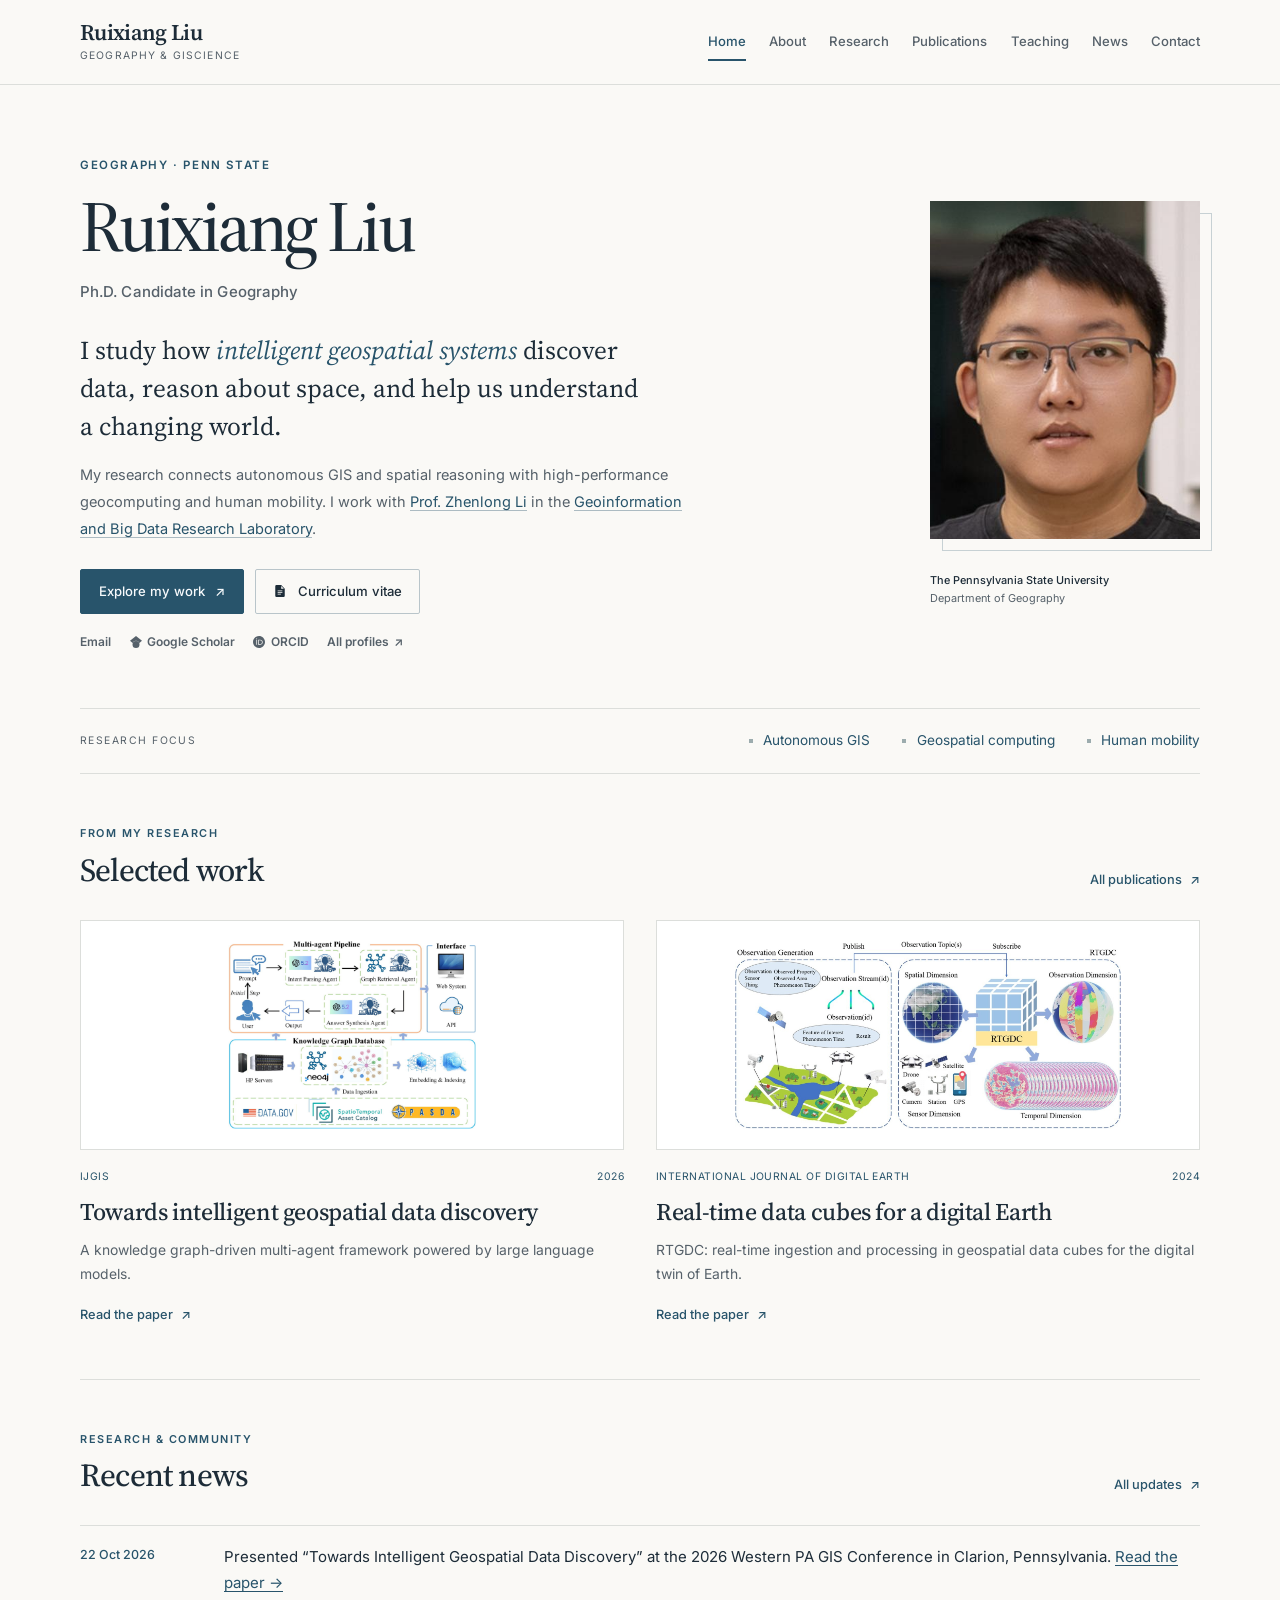
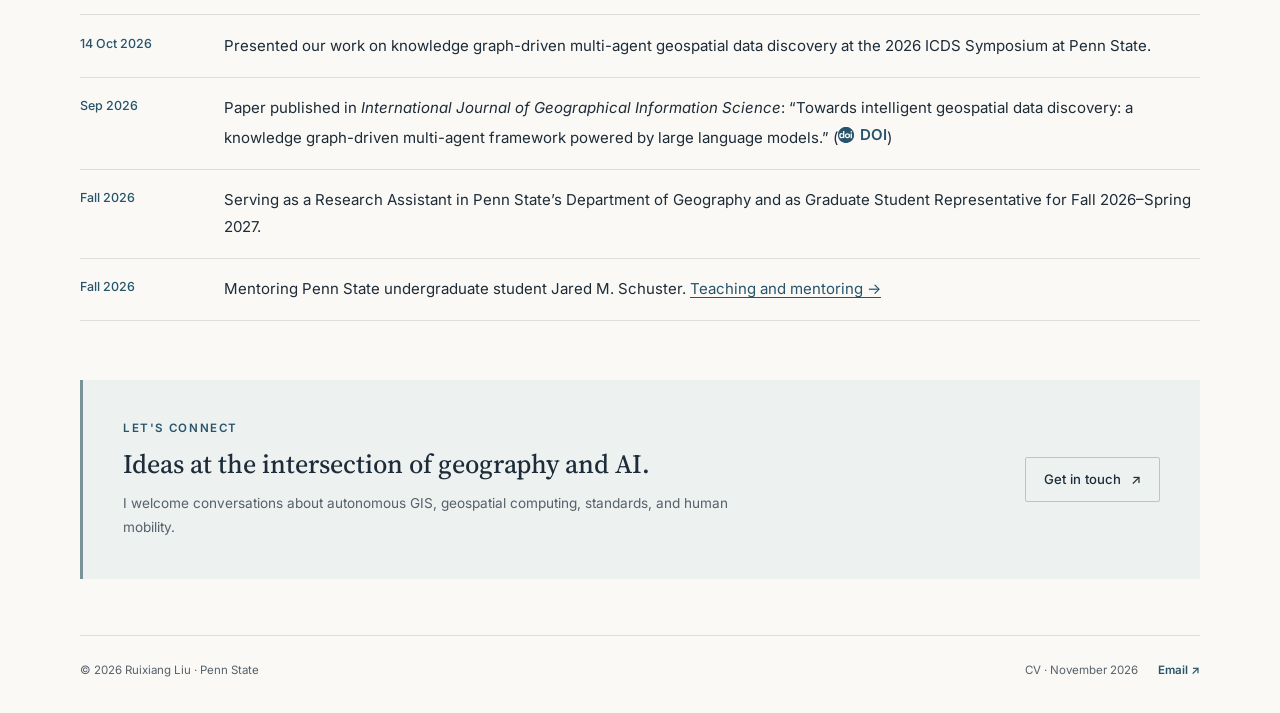
<file: index.html>
<!DOCTYPE html>
<html lang="en">
<head>
  <meta charset="UTF-8">
  <meta name="viewport" content="width=device-width, initial-scale=1">
  <meta name="description" content="Ruixiang Liu is a Ph.D. Candidate in Geography at Penn State, researching autonomous GIS, spatial reasoning, geospatial computing, and human mobility.">
  <title>Ruixiang Liu · Geography &amp; GIScience</title>
  <link rel="preconnect" href="https://fonts.googleapis.com">
  <link rel="preconnect" href="https://fonts.gstatic.com" crossorigin>
  <link href="https://fonts.googleapis.com/css2?family=Inter:wght@400;500;600;700&amp;family=Source+Serif+4:ital,wght@0,400;0,500;0,600;1,400&amp;display=swap" rel="stylesheet">
  <link rel="stylesheet" href="css/styles.css?v=20261111">
  <link rel="icon" href="assets/favicon.svg" type="image/svg+xml">
  <link rel="canonical" href="https://ruixiang-liu.github.io/">
  <meta name="theme-color" content="#faf9f6">
  <meta property="og:type" content="website">
  <meta property="og:title" content="Ruixiang Liu · Geography &amp; GIScience">
  <meta property="og:description" content="Ruixiang Liu is a Ph.D. Candidate in Geography at Penn State, researching autonomous GIS, spatial reasoning, geospatial computing, and human mobility.">
  <meta property="og:url" content="https://ruixiang-liu.github.io/">
  <meta property="og:image" content="https://ruixiang-liu.github.io/assets/portrait.jpg">
  <meta property="og:image:alt" content="Ruixiang Liu">
  <script type="application/ld+json">{"@context": "https://schema.org", "@type": "Person", "name": "Ruixiang Liu", "url": "https://ruixiang-liu.github.io/", "image": "https://ruixiang-liu.github.io/assets/portrait.jpg", "jobTitle": "Ph.D. Candidate in Geography", "affiliation": {"@type": "CollegeOrUniversity", "name": "The Pennsylvania State University"}, "email": "ruixiangliu@psu.edu", "sameAs": ["https://scholar.google.com/citations?user=6Z0lrPoAAAAJ", "https://orcid.org/0009-0008-3469-5273", "https://github.com/ruixiang-liu"]}</script>
</head>
<body data-page="home">
  <a class="skip-link" href="#main-content">Skip to content</a>
  <div class="atmosphere" aria-hidden="true"></div>
  <header class="site-header">
    <a class="logo" href="index.html">Ruixiang Liu<span class="logo-field">Geography &amp; GIScience</span></a>
    <nav class="nav" id="primary-nav" aria-label="Primary">
      <a class="is-active" aria-current="page" href="index.html">Home</a>
      <a href="about.html">About</a>
      <a href="research.html">Research</a>
      <a href="publications.html">Publications</a>
      <a href="teaching.html">Teaching</a>
      <a href="news.html">News</a>
      <a href="contact.html">Contact</a>
    </nav>
    <button class="nav-toggle" type="button" aria-label="Open menu" aria-expanded="false" aria-controls="primary-nav"><span></span><span></span></button>
  </header>
  <main id="main-content">
    <section class="hero" aria-labelledby="intro-title">
      <div class="hero-intro">
        <div class="hero-copy">
          <p class="hero-eyebrow">Geography · Penn State</p>
          <h1 class="hero-name" id="intro-title">Ruixiang Liu</h1>
          <p class="hero-role">Ph.D. Candidate in Geography</p>
          <p class="hero-lede">I study how <em>intelligent geospatial systems</em> discover data, reason about space, and help us understand a changing world.</p>
          <p class="hero-affiliation">My research connects autonomous GIS and spatial reasoning with high-performance geocomputing and human mobility. I work with <a href="https://www.geog.psu.edu/directory/zhenlong-li" target="_blank" rel="noopener">Prof. Zhenlong Li</a> in the <a href="https://giscience.psu.edu/" target="_blank" rel="noopener">Geoinformation and Big Data Research Laboratory</a>.</p>
          <div class="hero-actions">
            <a class="btn btn-primary" href="publications.html">Explore my work <span aria-hidden="true">↗</span></a>
            <a class="btn btn-ghost" href="assets/Ruixiang_CV.pdf">Curriculum vitae</a>
          </div>
          <div class="profile-links" aria-label="Academic profiles">
            <a href="mailto:ruixiangliu@psu.edu">Email</a>
            <a href="https://scholar.google.com/citations?user=6Z0lrPoAAAAJ&amp;hl=en" target="_blank" rel="noopener">Google Scholar</a>
            <a href="https://orcid.org/0009-0008-3469-5273" target="_blank" rel="noopener">ORCID</a>
            <a href="contact.html">All profiles <span aria-hidden="true">↗</span></a>
          </div>
        </div>
        <figure class="hero-visual">
          <a href="about.html" aria-label="More about Ruixiang Liu"><img src="assets/portrait.jpg" alt="Ruixiang Liu" width="480" height="600" fetchpriority="high"></a>
          <figcaption><span>The Pennsylvania State University</span><span>Department of Geography</span></figcaption>
        </figure>
      </div>
      <div class="research-strip" aria-label="Research areas">
        <span>Research focus</span>
        <a href="research.html#autonomous-gis">Autonomous GIS</a>
        <a href="research.html#geocomputing">Geospatial computing</a>
        <a href="research.html#human-mobility">Human mobility</a>
      </div>
    </section>
    <section class="section selected-work" aria-labelledby="selected-heading">
      <div class="section-head"><div><p class="eyebrow">From my research</p><h2 id="selected-heading">Selected work</h2></div><a class="text-link" href="publications.html">All publications <span aria-hidden="true">↗</span></a></div>
      <div class="selected-grid">
        <article class="selected-paper">
          <a class="paper-image" href="publications.html#intelligent-data-discovery"><img src="assets/pics/IGDD.jpg" alt="Framework for intelligent geospatial data discovery" width="640" height="360" loading="lazy"></a>
          <div class="paper-copy"><p class="paper-meta">IJGIS <span>2026</span></p><h3><a href="publications.html#intelligent-data-discovery">Towards intelligent geospatial data discovery</a></h3><p>A knowledge graph-driven multi-agent framework powered by large language models.</p><a class="text-link" href="https://doi.org/10.1080/13658816.2026.2724505" target="_blank" rel="noopener">Read the paper <span aria-hidden="true">↗</span></a></div>
        </article>
        <article class="selected-paper">
          <a class="paper-image" href="publications.html#rtgdc"><img src="assets/pics/RTGDC.jpg" alt="RTGDC real-time geospatial data cube architecture" width="640" height="360" loading="lazy"></a>
          <div class="paper-copy"><p class="paper-meta">International Journal of Digital Earth <span>2024</span></p><h3><a href="publications.html#rtgdc">Real-time data cubes for a digital Earth</a></h3><p>RTGDC: real-time ingestion and processing in geospatial data cubes for the digital twin of Earth.</p><a class="text-link" href="https://doi.org/10.1080/17538947.2024.2365386" target="_blank" rel="noopener">Read the paper <span aria-hidden="true">↗</span></a></div>
        </article>
      </div>
    </section>
    <section class="section home-updates" aria-labelledby="news-heading">
      <div class="section-head"><div><p class="eyebrow">Research &amp; community</p><h2 id="news-heading">Recent news</h2></div><a class="text-link" href="news.html">All updates <span aria-hidden="true">↗</span></a></div>
      <ul class="news-list home-news-list">
        <li class="reveal">
          <time datetime="2026-10-22">22 Oct 2026</time>
          <p>Presented “Towards Intelligent Geospatial Data Discovery” at the 2026 Western PA GIS
            Conference in Clarion, Pennsylvania. <a href="publications.html#intelligent-data-discovery">Read the paper →</a></p>
        </li>
        <li class="reveal">
          <time datetime="2026-10-14">14 Oct 2026</time>
          <p>Presented our work on knowledge graph-driven multi-agent geospatial data discovery at
            the 2026 ICDS Symposium at Penn State.</p>
        </li>
        <li class="reveal is-visible">
          <time datetime="2026-09">Sep 2026</time>
          <p>
            Paper published in <em>International Journal of Geographical Information Science</em>:
            “Towards intelligent geospatial data discovery: a knowledge graph-driven multi-agent
            framework powered by large language models.”
            (<a href="https://doi.org/10.1080/13658816.2026.2724505" target="_blank" rel="noopener">DOI</a>)
          </p>
        </li>
        <li class="reveal">
          <time datetime="2026">Fall 2026</time>
          <p>Serving as a Research Assistant in Penn State’s Department of Geography and as Graduate
            Student Representative for Fall 2026–Spring 2027.</p>
        </li>
        <li class="reveal">
          <time datetime="2026">Fall 2026</time>
          <p>Mentoring Penn State undergraduate student Jared M. Schuster.
            <a href="teaching.html">Teaching and mentoring →</a></p>
        </li>
      </ul>
    </section>
    <section class="collaboration-note" aria-labelledby="connect-heading"><div><p class="eyebrow">Let's connect</p><h2 id="connect-heading">Ideas at the intersection of geography and AI.</h2><p>I welcome conversations about autonomous GIS, geospatial computing, standards, and human mobility.</p></div><a class="btn btn-ghost" href="mailto:ruixiangliu@psu.edu">Get in touch <span aria-hidden="true">↗</span></a></section>
  </main>
  <footer class="site-footer">
    <p>© <span id="year">2026</span> Ruixiang Liu · Penn State</p>
    <div class="footer-links"><a href="assets/Ruixiang_CV.pdf">CV · November 2026</a><a href="mailto:ruixiangliu@psu.edu">Email ↗</a></div>
  </footer>
  <script src="js/site-config.js?v=20261111"></script>
  <script src="js/main.js?v=20261111"></script>
  <script src="js/editor.js?v=20261111"></script>
</body>
</html>
</file>
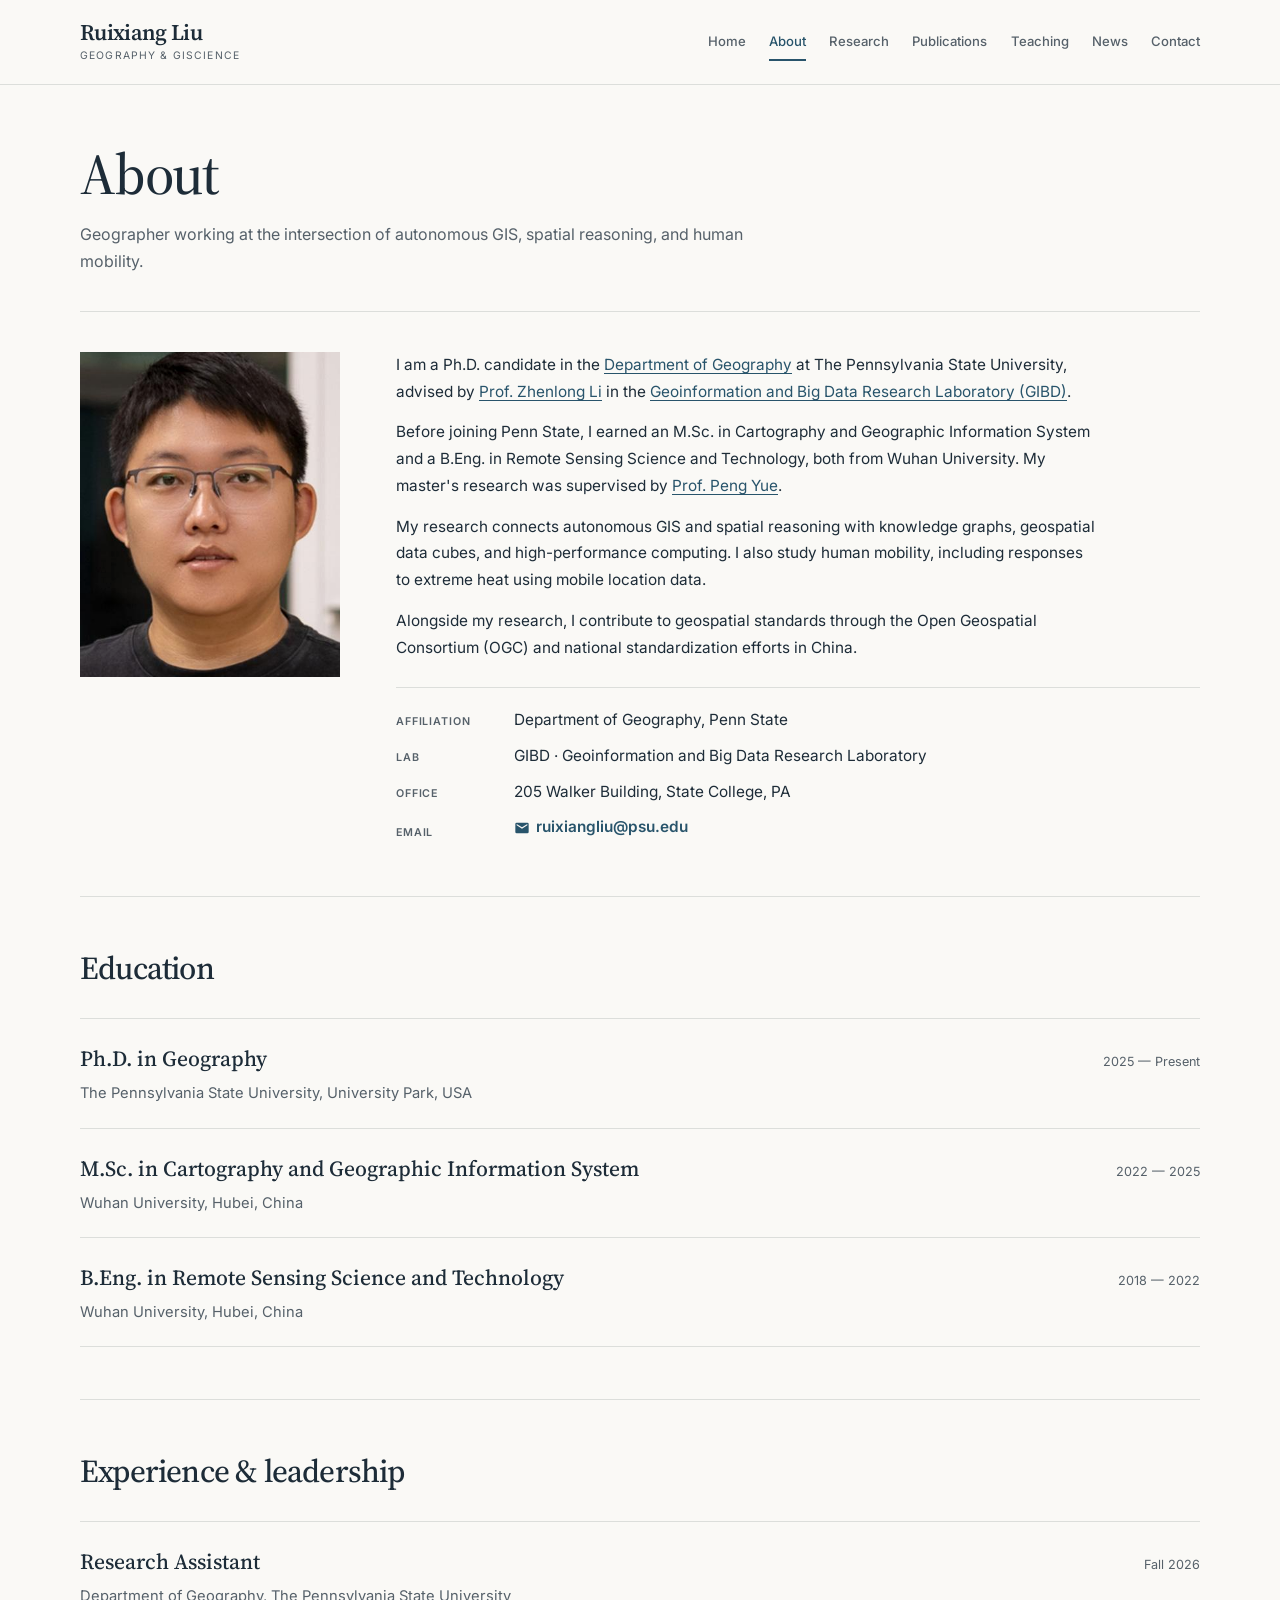
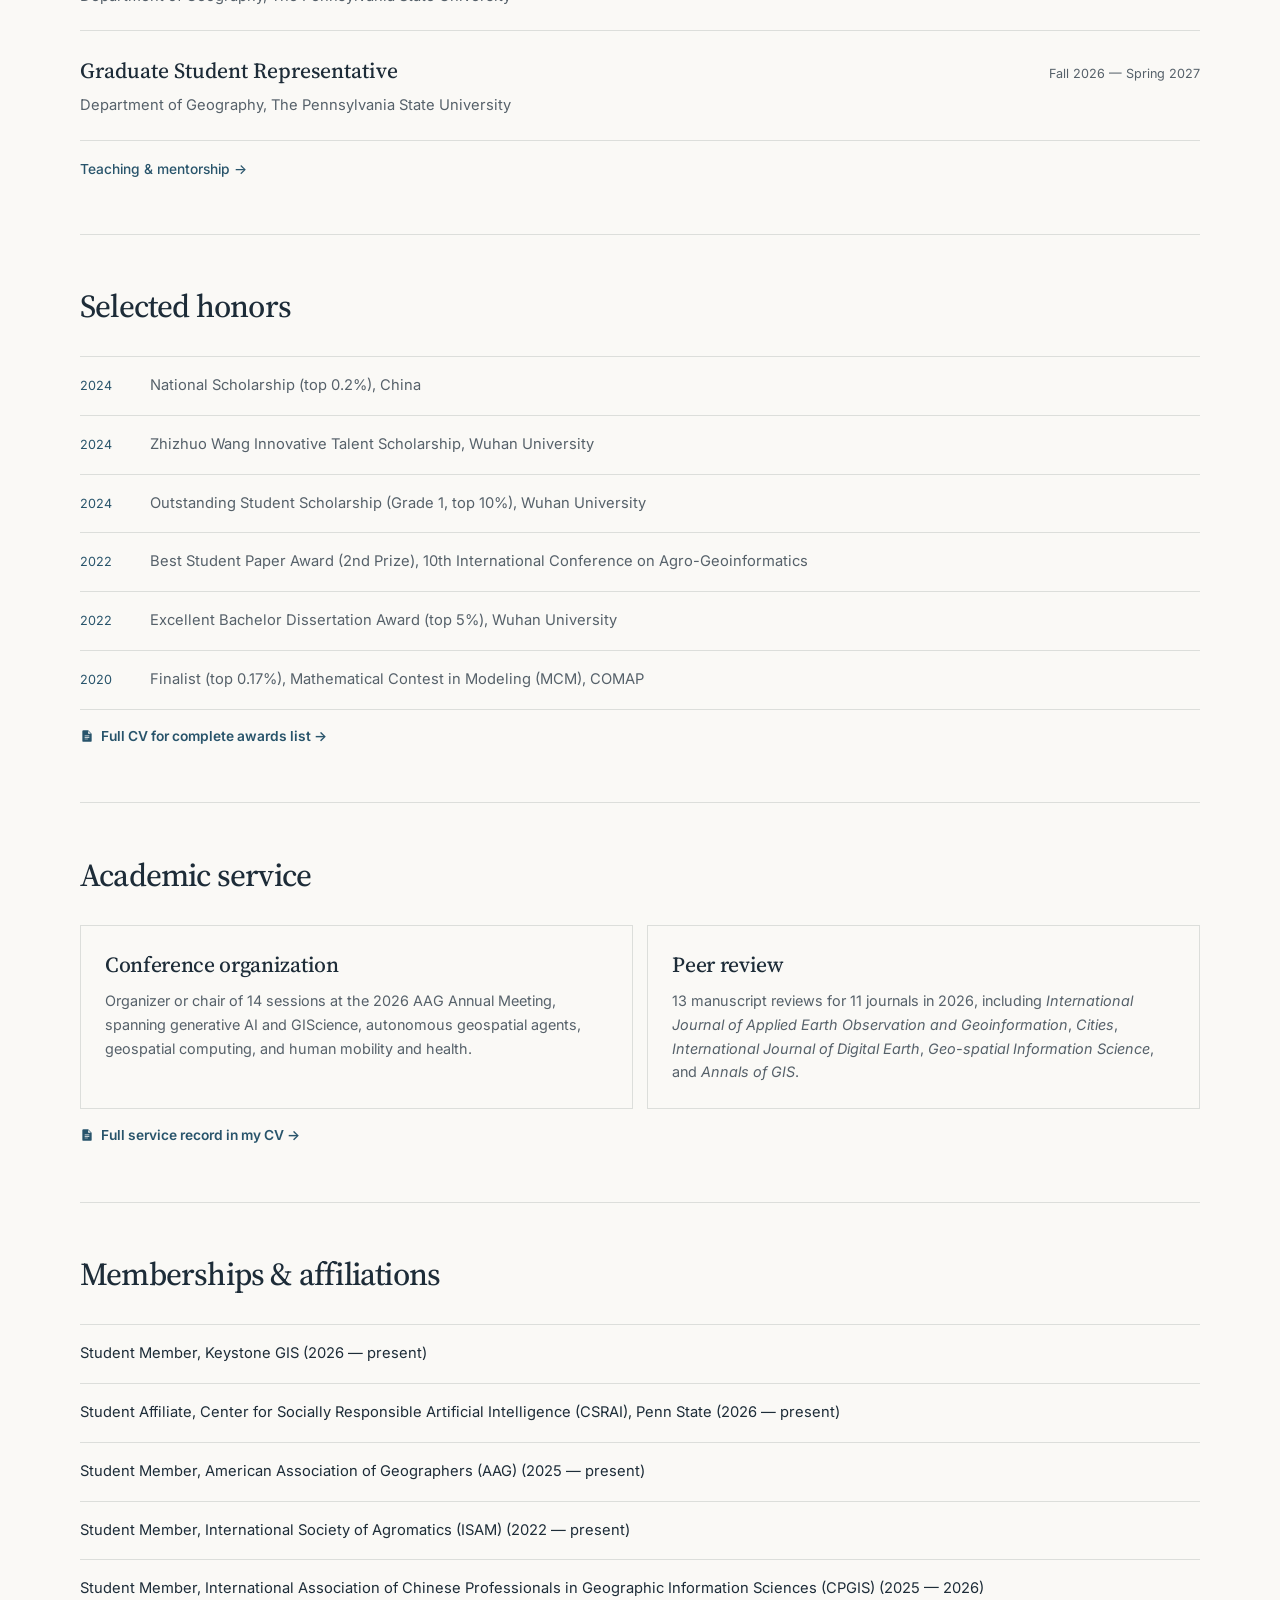
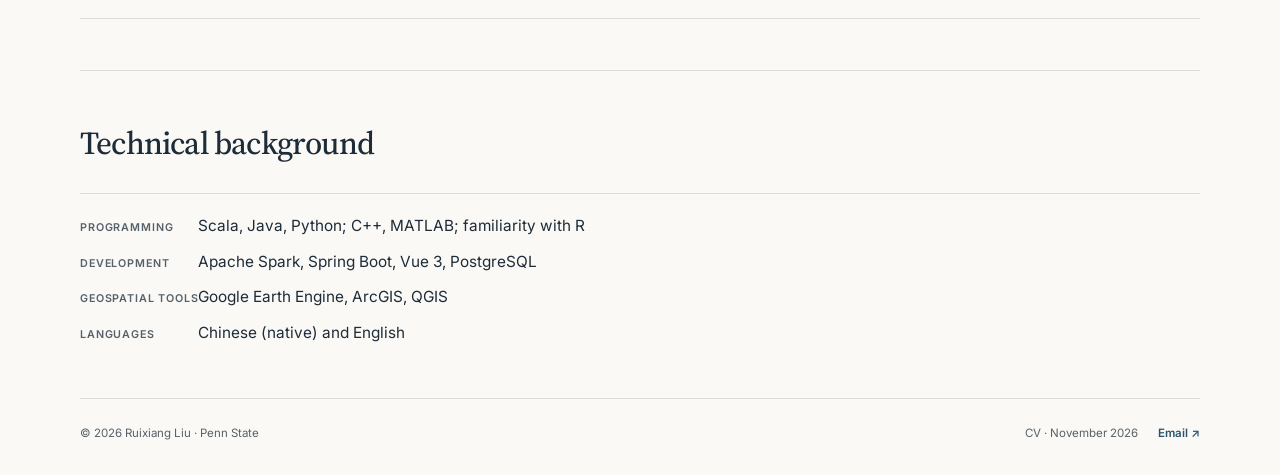
<file: about.html>
<!DOCTYPE html>
<html lang="en">
<head>
  <meta charset="UTF-8" />
  <meta name="viewport" content="width=device-width, initial-scale=1" />
  <meta name="description" content="About Ruixiang Liu — Ph.D. candidate in Geography at The Pennsylvania State University." />
  <title>About · Ruixiang Liu</title>
  <link rel="preconnect" href="https://fonts.googleapis.com" />
  <link rel="preconnect" href="https://fonts.gstatic.com" crossorigin />
  <link href="https://fonts.googleapis.com/css2?family=Inter:wght@400;500;600;700&amp;family=Source+Serif+4:ital,wght@0,400;0,500;0,600;1,400&amp;display=swap" rel="stylesheet">
  <link rel="stylesheet" href="css/styles.css?v=20261111" />
  <link rel="icon" href="assets/favicon.svg" type="image/svg+xml" />
  <link rel="canonical" href="https://ruixiang-liu.github.io/about.html">
  <meta name="theme-color" content="#faf9f6">
  <meta property="og:type" content="website">
  <meta property="og:title" content="About · Ruixiang Liu">
  <meta property="og:description" content="About Ruixiang Liu — Ph.D. candidate in Geography at The Pennsylvania State University.">
  <meta property="og:url" content="https://ruixiang-liu.github.io/about.html">
  <meta property="og:image" content="https://ruixiang-liu.github.io/assets/portrait.jpg">
  <meta property="og:image:alt" content="Ruixiang Liu">
</head>

<body data-page="about">
  <a class="skip-link" href="#main-content">Skip to content</a>
  <div class="atmosphere" aria-hidden="true"></div>

  <header class="site-header">
    <a class="logo" href="index.html">Ruixiang Liu<span class="logo-field">Geography &amp; GIScience</span></a>
    <nav class="nav" id="primary-nav" aria-label="Primary">
      <a href="index.html">Home</a>
      <a class="is-active" aria-current="page" href="about.html">About</a>
      <a href="research.html">Research</a>
      <a href="publications.html">Publications</a>
      <a href="teaching.html">Teaching</a>
      <a href="news.html">News</a>
      <a href="contact.html">Contact</a>
    </nav>
    <button class="nav-toggle" type="button" aria-label="Open menu" aria-expanded="false" aria-controls="primary-nav">
      <span></span><span></span>
    </button>
  </header>

  <main id="main-content">
    <header class="page-hero">
      <div class="page-hero-copy">
        <h1>About</h1>
        <p class="page-lede">Geographer working at the intersection of autonomous GIS, spatial reasoning, and human mobility.</p>
      </div>
    </header>

    <section class="section section-flush">
      <div class="about-grid">
        <div class="about-photo">
          <img src="assets/portrait.jpg" alt="Portrait of Ruixiang Liu" width="400" height="560">
        </div>
        <div class="about-copy">
          <p>
            I am a Ph.D. candidate in the
            <a href="https://www.geog.psu.edu/" target="_blank" rel="noopener">Department of Geography</a>
            at The Pennsylvania State University, advised by
            <a href="https://www.geog.psu.edu/directory/zhenlong-li" target="_blank" rel="noopener">Prof. Zhenlong Li</a>
            in the
            <a href="https://giscience.psu.edu/" target="_blank" rel="noopener">Geoinformation and Big Data Research Laboratory (GIBD)</a>.
          </p>
          <p>
            Before joining Penn State, I earned an M.Sc. in Cartography and Geographic Information System
            and a B.Eng. in Remote Sensing Science and Technology, both from Wuhan University.
            My master's research was supervised by
            <a href="https://geos.whu.edu.cn/peng.html" target="_blank" rel="noopener">Prof. Peng Yue</a>.
          </p>
          <p>
            My research connects autonomous GIS and spatial reasoning with knowledge graphs,
            geospatial data cubes, and high-performance computing. I also study human mobility,
            including responses to extreme heat using mobile location data.
          </p>
          <p>
            Alongside my research, I contribute to geospatial standards through the
            Open Geospatial Consortium (OGC) and national standardization efforts in China.
          </p>
          <dl class="meta-list">
            <div>
              <dt>Affiliation</dt>
              <dd>Department of Geography, Penn State</dd>
            </div>
            <div>
              <dt>Lab</dt>
              <dd>GIBD · Geoinformation and Big Data Research Laboratory</dd>
            </div>
            <div>
              <dt>Office</dt>
              <dd>205 Walker Building, State College, PA</dd>
            </div>
            <div>
              <dt>Email</dt>
              <dd><a href="mailto:ruixiangliu@psu.edu">ruixiangliu@psu.edu</a></dd>
            </div>
          </dl>
        </div>
      </div>
    </section>

    <section class="section">
      <div class="section-head">
        <h2>Education</h2>
      </div>
      <ul class="edu-list">
        <li>
          <div>
            <h3>Ph.D. in Geography</h3>
            <p>The Pennsylvania State University, University Park, USA</p>
          </div>
          <span>2025 — Present</span>
        </li>
        <li>
          <div>
            <h3>M.Sc. in Cartography and Geographic Information System</h3>
            <p>Wuhan University, Hubei, China</p>
          </div>
          <span>2022 — 2025</span>
        </li>
        <li>
          <div>
            <h3>B.Eng. in Remote Sensing Science and Technology</h3>
            <p>Wuhan University, Hubei, China</p>
          </div>
          <span>2018 — 2022</span>
        </li>
      </ul>
    </section>

    <section class="section" id="experience">
      <div class="section-head">
        <h2>Experience &amp; leadership</h2>
      </div>
      <ul class="edu-list">
        <li>
          <div>
            <h3>Research Assistant</h3>
            <p>Department of Geography, The Pennsylvania State University</p>
          </div>
          <span>Fall 2026</span>
        </li>
        <li>
          <div>
            <h3>Graduate Student Representative</h3>
            <p>Department of Geography, The Pennsylvania State University</p>
          </div>
          <span>Fall 2026 — Spring 2027</span>
        </li>
      </ul>
      <p class="page-more"><a href="teaching.html">Teaching &amp; mentorship →</a></p>
    </section>

    <section class="section">
      <div class="section-head">
        <h2>Selected honors</h2>
      </div>
      <ul class="award-list">
        <li><span>2024</span><p>National Scholarship (top 0.2%), China</p></li>
        <li><span>2024</span><p>Zhizhuo Wang Innovative Talent Scholarship, Wuhan University</p></li>
        <li><span>2024</span><p>Outstanding Student Scholarship (Grade 1, top 10%), Wuhan University</p></li>
        <li><span>2022</span><p>Best Student Paper Award (2nd Prize), 10th International Conference on Agro-Geoinformatics</p></li>
        <li><span>2022</span><p>Excellent Bachelor Dissertation Award (top 5%), Wuhan University</p></li>
        <li><span>2020</span><p>Finalist (top 0.17%), Mathematical Contest in Modeling (MCM), COMAP</p></li>
      </ul>
      <p class="page-more"><a href="assets/Ruixiang_CV.pdf">Full CV for complete awards list →</a></p>
    </section>

    <section class="section" id="service">
      <div class="section-head">
        <h2>Academic service</h2>
      </div>
      <div class="teaching-grid">
        <article class="teaching-card">
          <h3>Conference organization</h3>
          <p>
            Organizer or chair of 14 sessions at the 2026 AAG Annual Meeting,
            spanning generative AI and GIScience, autonomous geospatial agents,
            geospatial computing, and human mobility and health.
          </p>
        </article>
        <article class="teaching-card">
          <h3>Peer review</h3>
          <p>
            13 manuscript reviews for 11 journals in 2026, including
            <em>International Journal of Applied Earth Observation and Geoinformation</em>,
            <em>Cities</em>, <em>International Journal of Digital Earth</em>,
            <em>Geo-spatial Information Science</em>, and <em>Annals of GIS</em>.
          </p>
        </article>
      </div>
      <p class="page-more"><a href="assets/Ruixiang_CV.pdf">Full service record in my CV →</a></p>
    </section>

    <section class="section" id="memberships">
      <div class="section-head">
        <h2>Memberships &amp; affiliations</h2>
      </div>
      <ul class="plain-list">
        <li>Student Member, Keystone GIS (2026 — present)</li>
        <li>Student Affiliate, Center for Socially Responsible Artificial Intelligence (CSRAI), Penn State (2026 — present)</li>
        <li>Student Member, American Association of Geographers (AAG) (2025 — present)</li>
        <li>Student Member, International Society of Agromatics (ISAM) (2022 — present)</li>
        <li>Student Member, International Association of Chinese Professionals in Geographic Information Sciences (CPGIS) (2025 — 2026)</li>
      </ul>
    </section>

    <section class="section" id="skills">
      <div class="section-head">
        <h2>Technical background</h2>
      </div>
      <dl class="meta-list">
        <div>
          <dt>Programming</dt>
          <dd>Scala, Java, Python; C++, MATLAB; familiarity with R</dd>
        </div>
        <div>
          <dt>Development</dt>
          <dd>Apache Spark, Spring Boot, Vue 3, PostgreSQL</dd>
        </div>
        <div>
          <dt>Geospatial tools</dt>
          <dd>Google Earth Engine, ArcGIS, QGIS</dd>
        </div>
        <div>
          <dt>Languages</dt>
          <dd>Chinese (native) and English</dd>
        </div>
      </dl>
    </section>
  </main>

  <footer class="site-footer">
    <p>© <span id="year">2026</span> Ruixiang Liu · Penn State</p>
    <div class="footer-links"><a href="assets/Ruixiang_CV.pdf">CV · November 2026</a><a href="mailto:ruixiangliu@psu.edu">Email ↗</a></div>
  </footer>

  <script src="js/site-config.js?v=20261111"></script>
  <script src="js/main.js?v=20261111"></script>
  <script src="js/editor.js?v=20261111"></script>
</body>
</html>
</file>
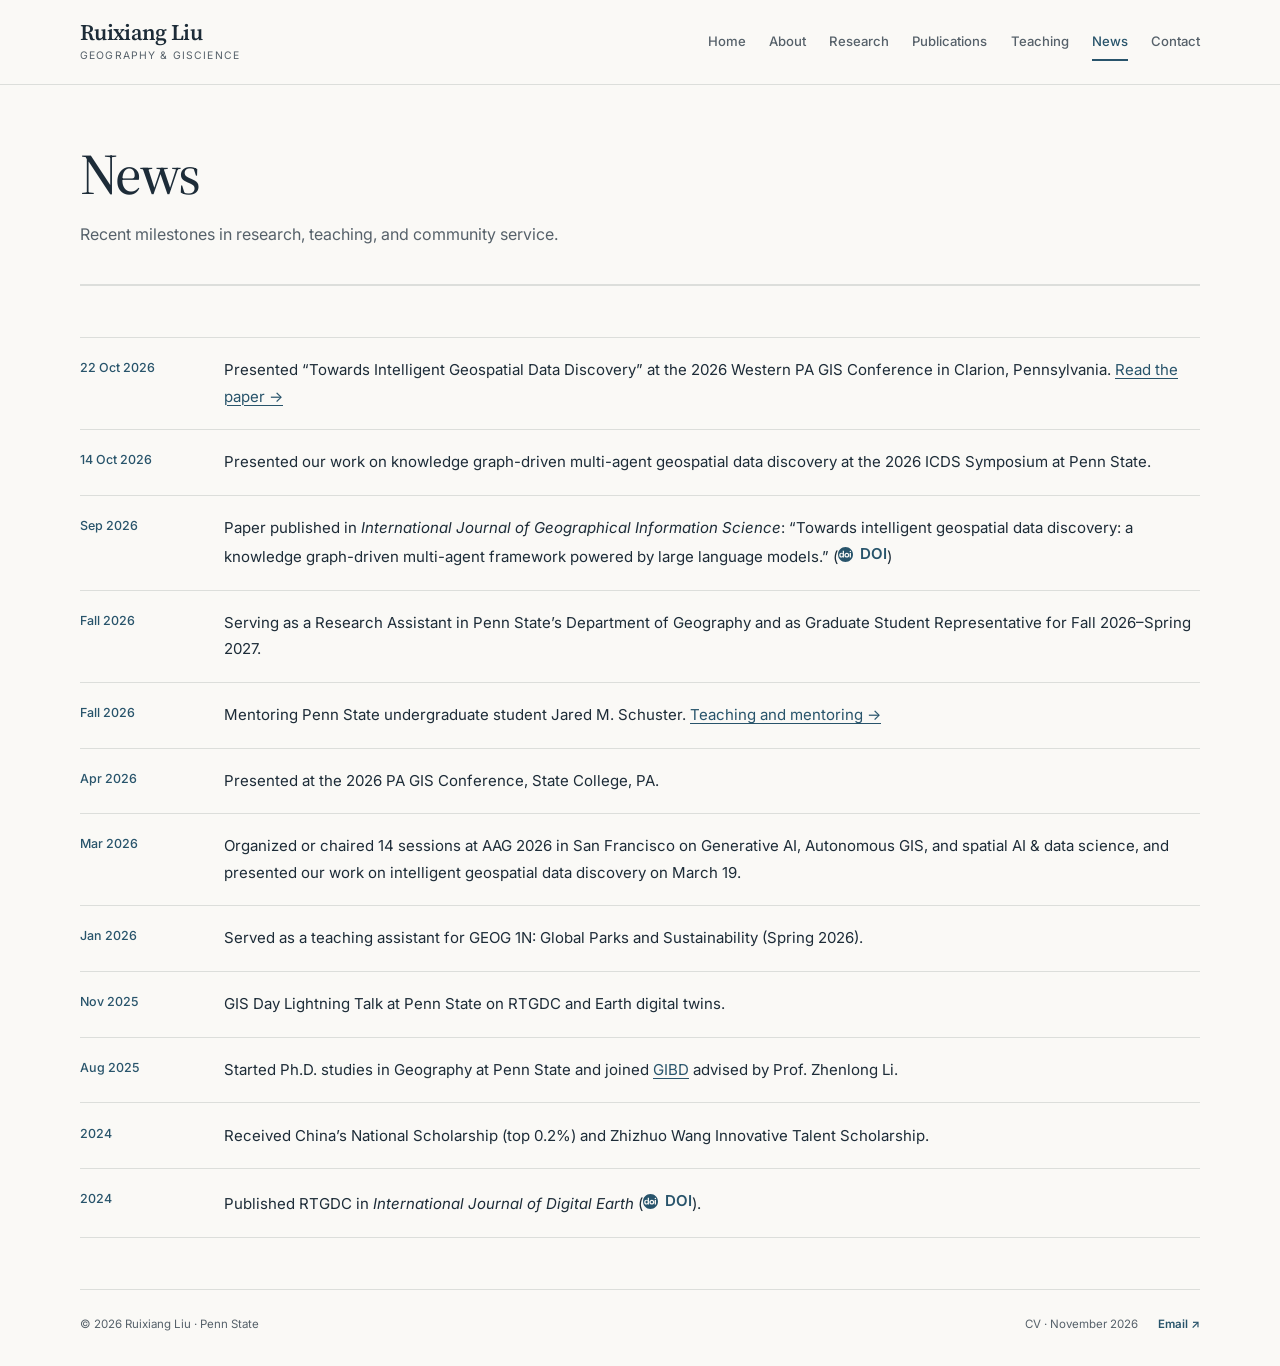
<file: news.html>
<!DOCTYPE html>
<html lang="en"><head>
  <meta charset="UTF-8">
  <meta name="viewport" content="width=device-width, initial-scale=1">
  <meta name="description" content="News and updates from Ruixiang Liu.">
  <title>News · Ruixiang Liu</title>
  <link rel="preconnect" href="https://fonts.googleapis.com">
  <link rel="preconnect" href="https://fonts.gstatic.com" crossorigin="">
  <link href="https://fonts.googleapis.com/css2?family=Inter:wght@400;500;600;700&amp;family=Source+Serif+4:ital,wght@0,400;0,500;0,600;1,400&amp;display=swap" rel="stylesheet">
  <link rel="stylesheet" href="css/styles.css?v=20261111">
  <link rel="icon" href="assets/favicon.svg" type="image/svg+xml">
  <link rel="canonical" href="https://ruixiang-liu.github.io/news.html">
  <meta name="theme-color" content="#faf9f6">
  <meta property="og:type" content="website">
  <meta property="og:title" content="News · Ruixiang Liu">
  <meta property="og:description" content="News and updates from Ruixiang Liu.">
  <meta property="og:url" content="https://ruixiang-liu.github.io/news.html">
  <meta property="og:image" content="https://ruixiang-liu.github.io/assets/portrait.jpg">
  <meta property="og:image:alt" content="Ruixiang Liu">
</head>
<body data-page="news" class="">
  <a class="skip-link" href="#main-content">Skip to content</a>
  <div class="atmosphere" aria-hidden="true"></div>

  <header class="site-header">
    <a class="logo" href="index.html">Ruixiang Liu<span class="logo-field">Geography &amp; GIScience</span></a>
    <nav class="nav" id="primary-nav" aria-label="Primary">
      <a href="index.html">Home</a>
      <a href="about.html">About</a>
      <a href="research.html">Research</a>
      <a href="publications.html">Publications</a>
      <a href="teaching.html">Teaching</a>
      <a class="is-active" aria-current="page" href="news.html">News</a>
      <a href="contact.html">Contact</a>
    </nav>
    <button class="nav-toggle" type="button" aria-label="Open menu" aria-expanded="false" aria-controls="primary-nav">
      <span></span><span></span>
    </button>
  </header>

  <main id="main-content">
    <header class="page-hero">
      <div class="page-hero-copy">
        <h1>News</h1>
        <p class="page-lede">Recent milestones in research, teaching, and community service.</p>
      </div>
    </header>

    <section class="section">
      <ul class="news-list">
        <li class="reveal">
          <time datetime="2026-10-22">22 Oct 2026</time>
          <p>Presented “Towards Intelligent Geospatial Data Discovery” at the 2026 Western PA GIS
            Conference in Clarion, Pennsylvania. <a href="publications.html#intelligent-data-discovery">Read the paper →</a></p>
        </li>
        <li class="reveal">
          <time datetime="2026-10-14">14 Oct 2026</time>
          <p>Presented our work on knowledge graph-driven multi-agent geospatial data discovery at
            the 2026 ICDS Symposium at Penn State.</p>
        </li>
        <li class="reveal is-visible">
          <time datetime="2026-09">Sep 2026</time>
          <p>
            Paper published in <em>International Journal of Geographical Information Science</em>:
            “Towards intelligent geospatial data discovery: a knowledge graph-driven multi-agent
            framework powered by large language models.”
            (<a href="https://doi.org/10.1080/13658816.2026.2724505" target="_blank" rel="noopener">DOI</a>)
          </p>
        </li>
        <li class="reveal">
          <time datetime="2026">Fall 2026</time>
          <p>Serving as a Research Assistant in Penn State’s Department of Geography and as Graduate
            Student Representative for Fall 2026–Spring 2027.</p>
        </li>
        <li class="reveal">
          <time datetime="2026">Fall 2026</time>
          <p>Mentoring Penn State undergraduate student Jared M. Schuster.
            <a href="teaching.html">Teaching and mentoring →</a></p>
        </li>
        <li class="reveal is-visible">
          <time datetime="2026-04">Apr 2026</time>
          <p>Presented at the 2026 PA GIS Conference, State College, PA.</p>
        </li>
        <li class="reveal is-visible">
          <time datetime="2026-03">Mar 2026</time>
          <p>
            Organized or chaired 14 sessions at AAG 2026 in San Francisco on Generative AI,
            Autonomous GIS, and spatial AI &amp; data science, and presented our work on intelligent
            geospatial data discovery on March 19.
          </p>
        </li>
        <li class="reveal is-visible">
          <time datetime="2026-01">Jan 2026</time>
          <p>
            Served as a teaching assistant for GEOG 1N: Global Parks and Sustainability (Spring 2026).
          </p>
        </li>
        <li class="reveal is-visible">
          <time datetime="2025-11">Nov 2025</time>
          <p>GIS Day Lightning Talk at Penn State on RTGDC and Earth digital twins.</p>
        </li>
        <li class="reveal is-visible">
          <time datetime="2025-08">Aug 2025</time>
          <p>
            Started Ph.D. studies in Geography at Penn State and joined
            <a href="https://giscience.psu.edu/" target="_blank" rel="noopener">GIBD</a>
            advised by Prof. Zhenlong Li.
          </p>
        </li>
        
        <li class="reveal is-visible">
          <time datetime="2024">2024</time>
          <p>
            Received China’s National Scholarship (top 0.2%) and Zhizhuo Wang Innovative Talent Scholarship.
          </p>
        </li>
        <li class="reveal is-visible">
          <time datetime="2024">2024</time>
          <p>
            Published RTGDC in <em>International Journal of Digital Earth</em>
            (<a href="https://doi.org/10.1080/17538947.2024.2365386" target="_blank" rel="noopener">DOI</a>).
          </p>
        </li>
      </ul>
    </section>
  </main>

  <footer class="site-footer">
    <p>© <span id="year">2026</span> Ruixiang Liu · Penn State</p>
    <div class="footer-links"><a href="assets/Ruixiang_CV.pdf">CV · November 2026</a><a href="mailto:ruixiangliu@psu.edu">Email ↗</a></div>
  </footer>

  <script src="js/site-config.js?v=20261111"></script>
  <script src="js/main.js?v=20261111"></script>
  <script src="js/editor.js?v=20261111"></script>



</body></html>
</file>
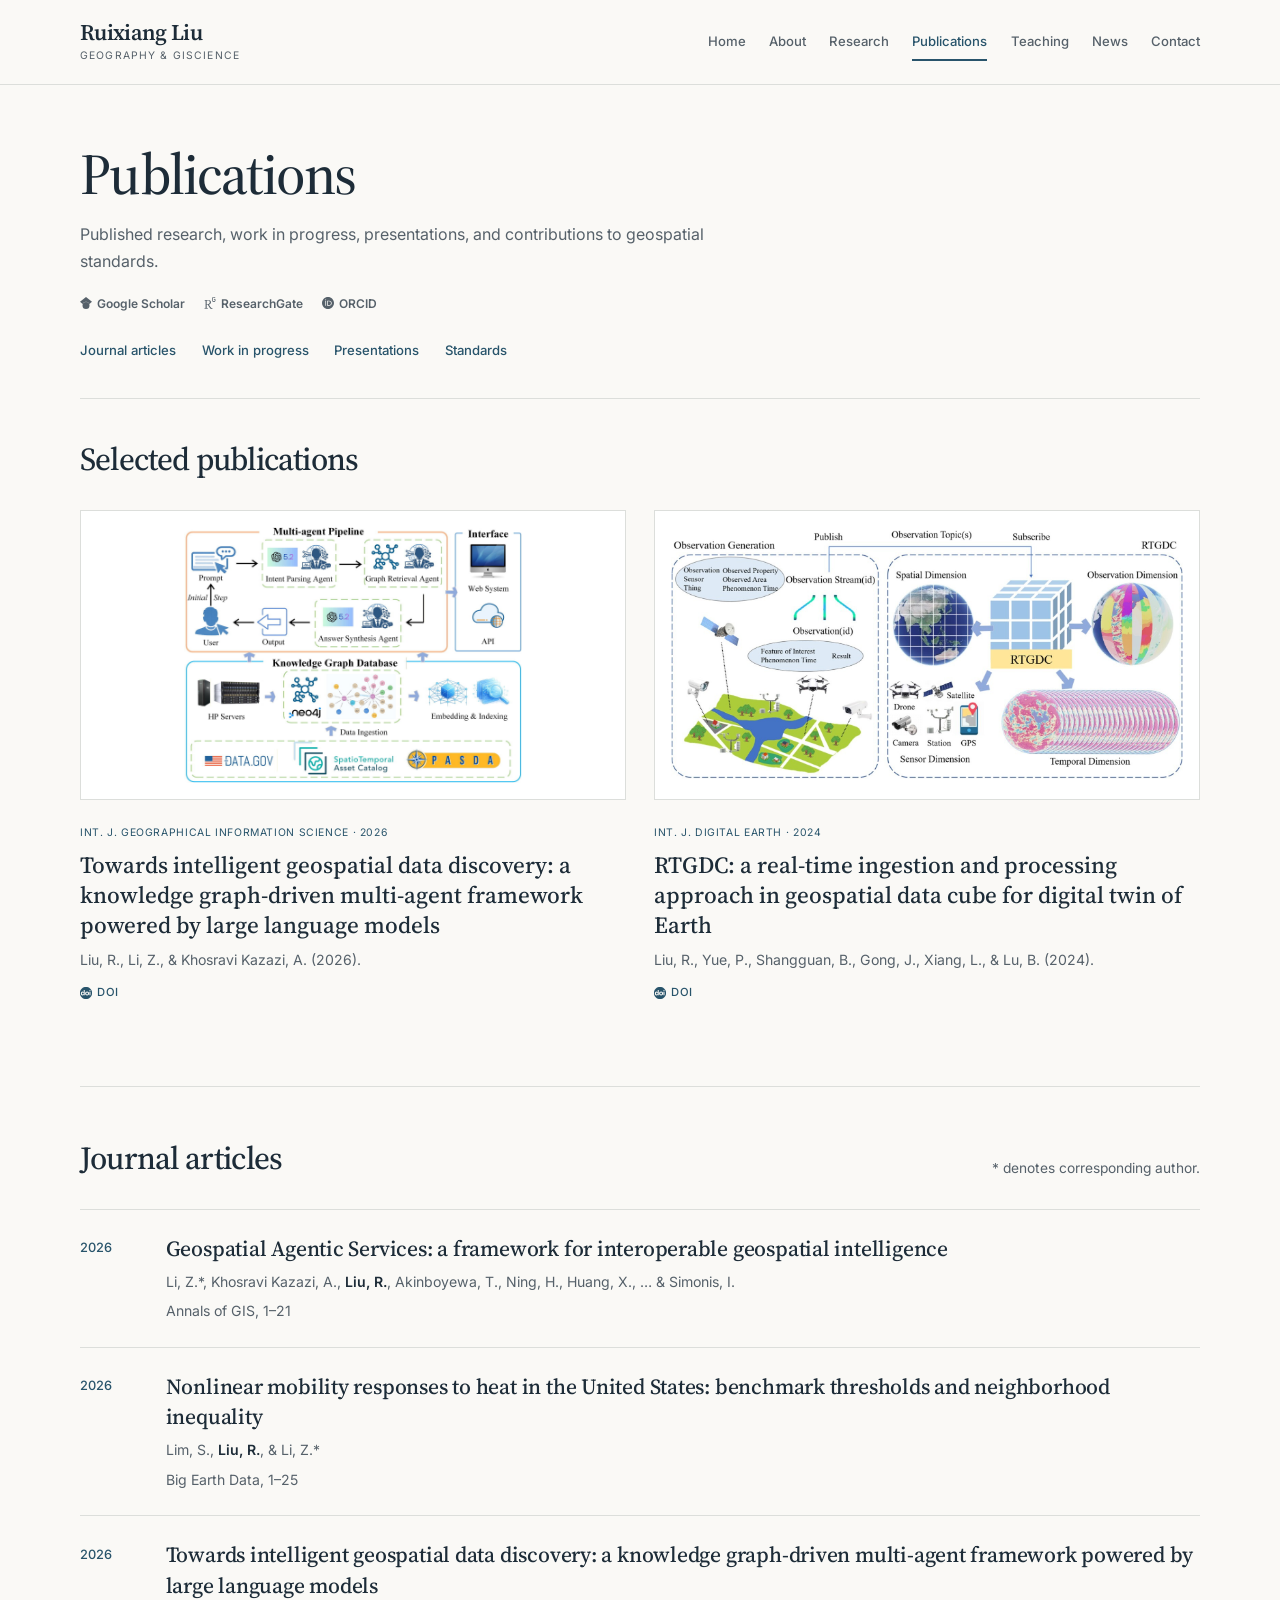
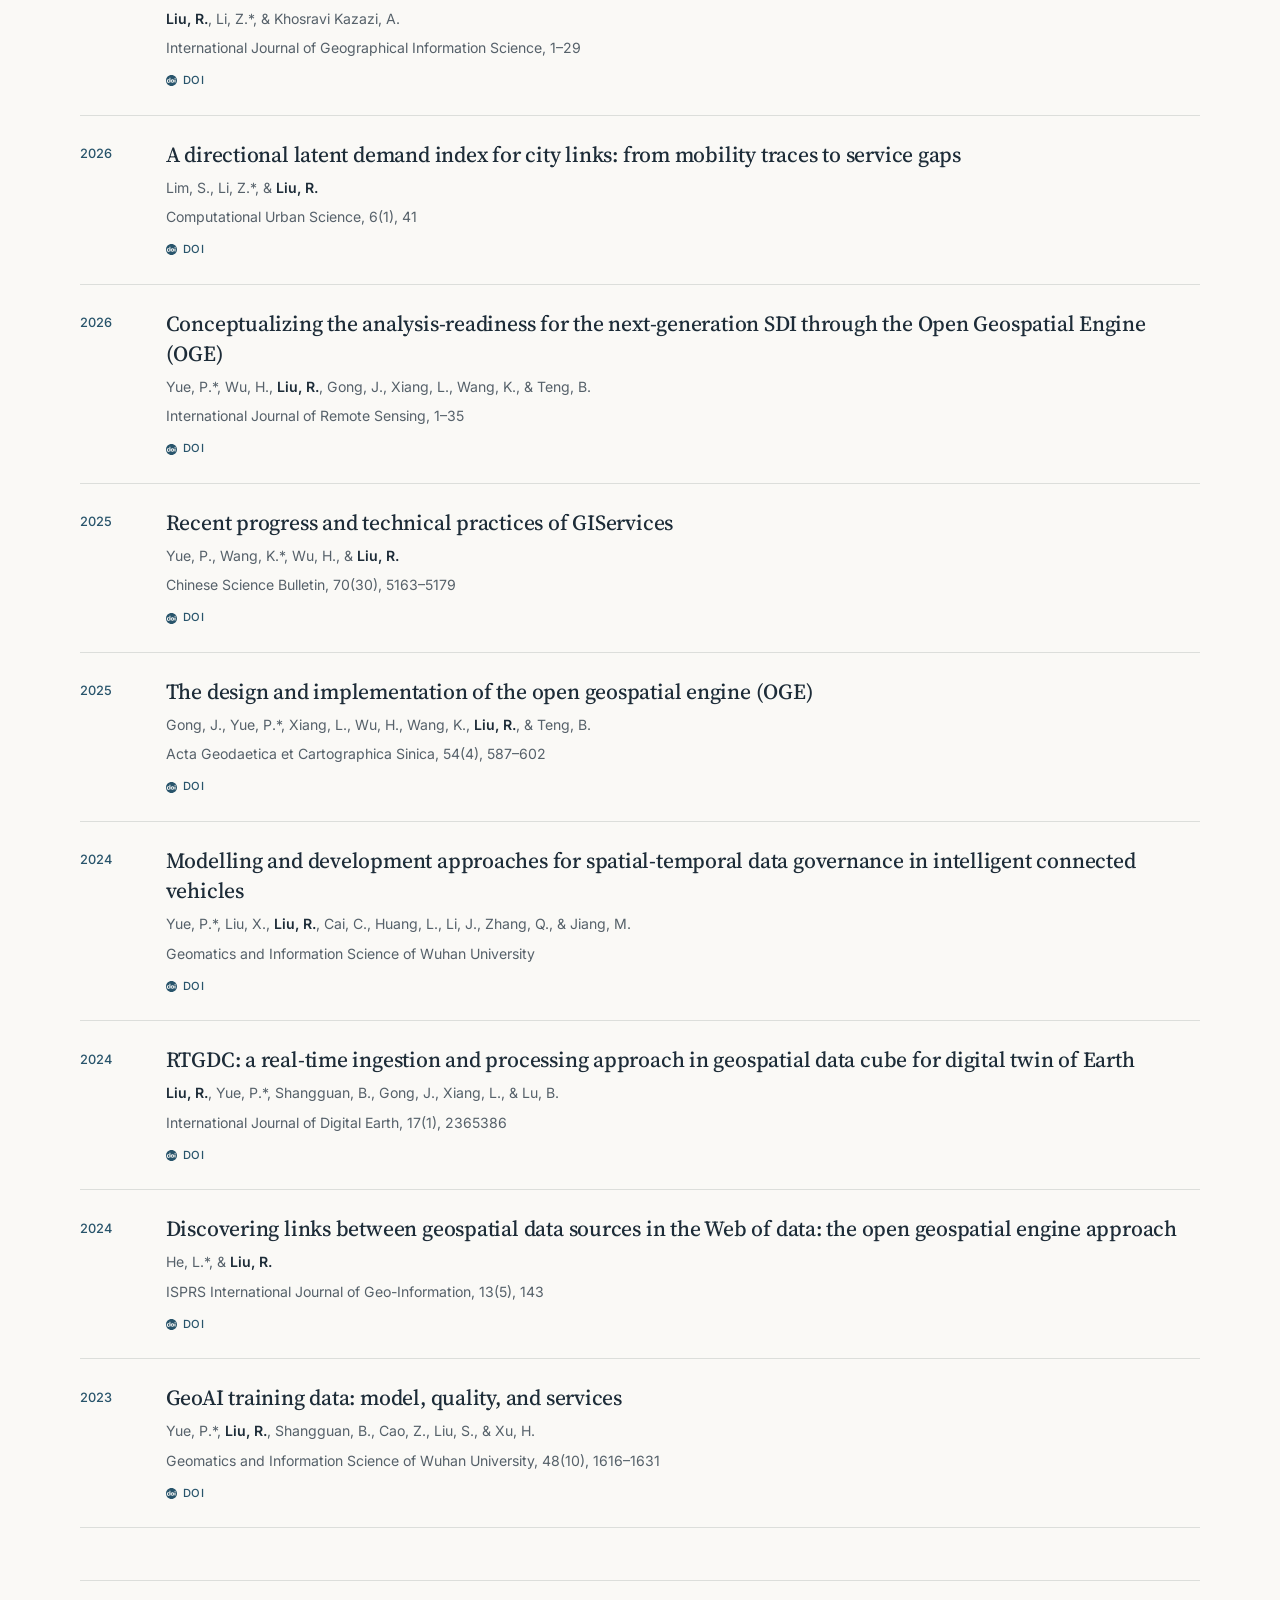
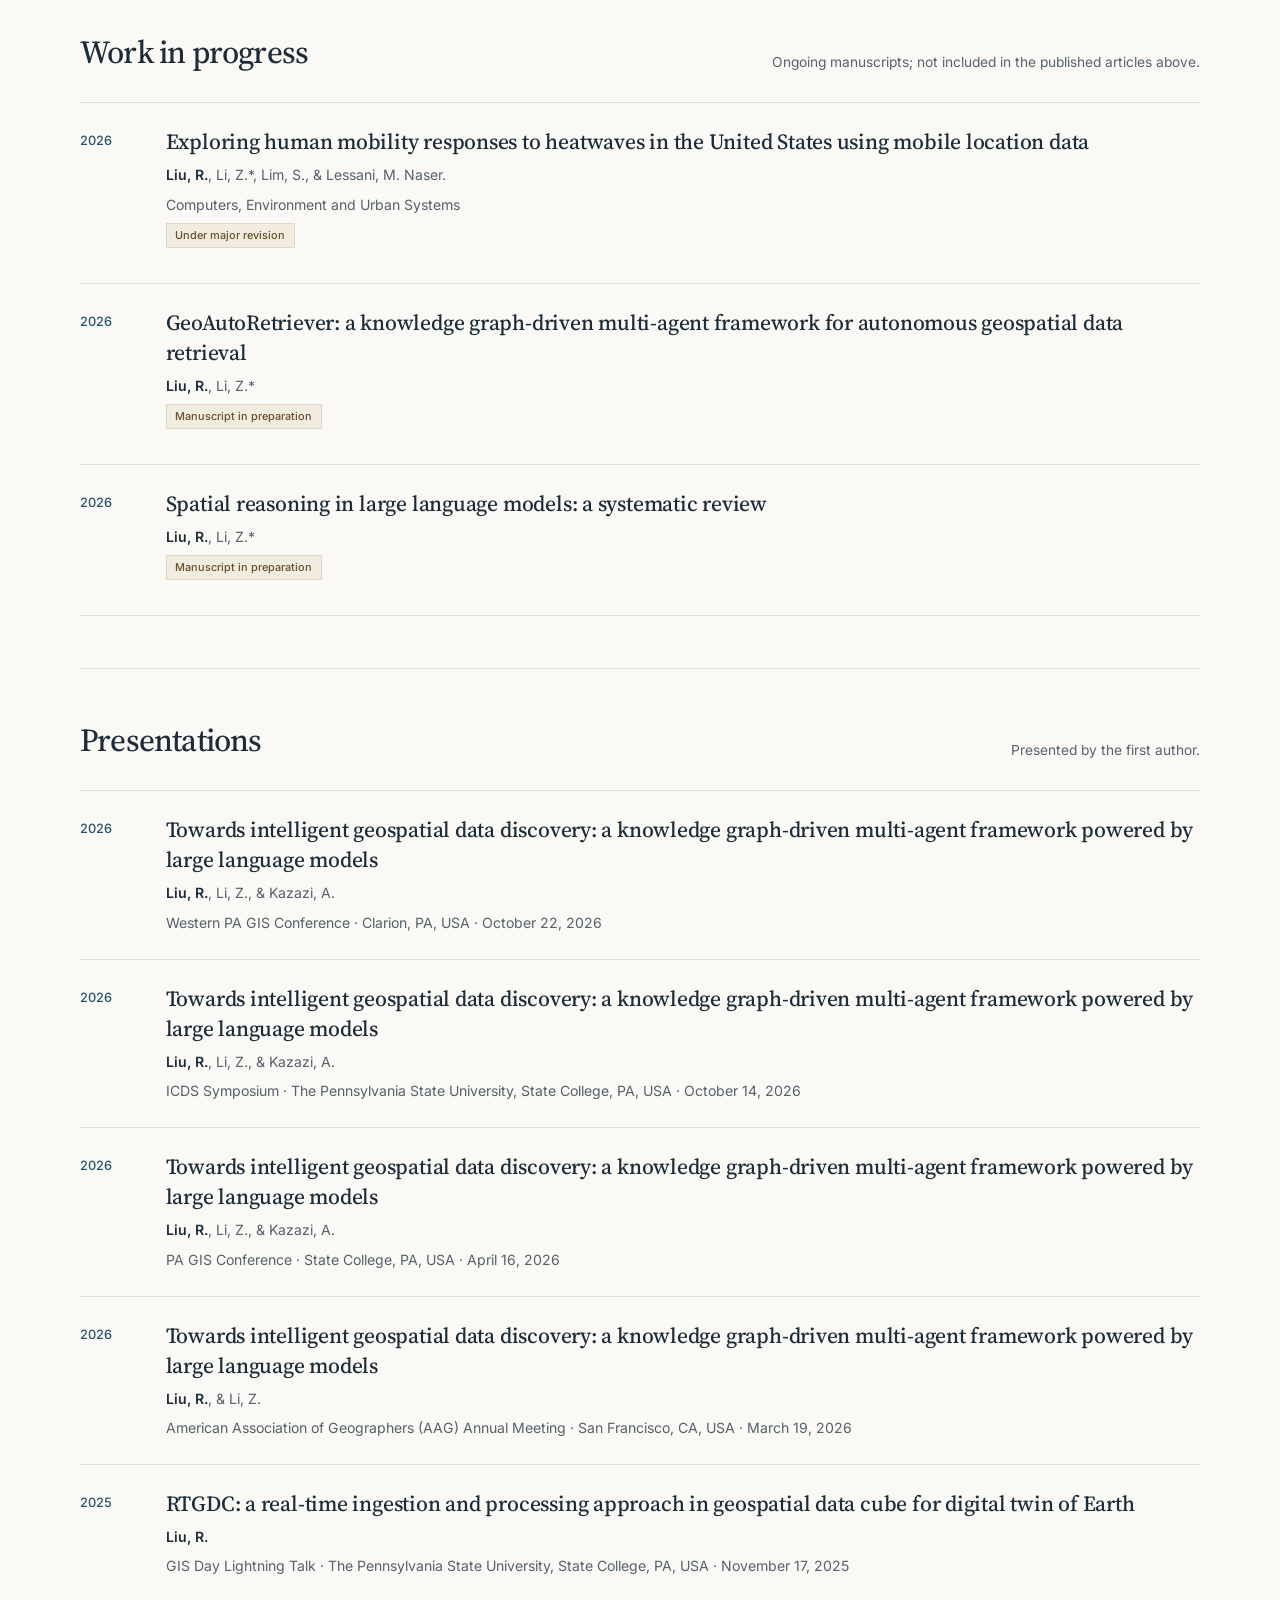
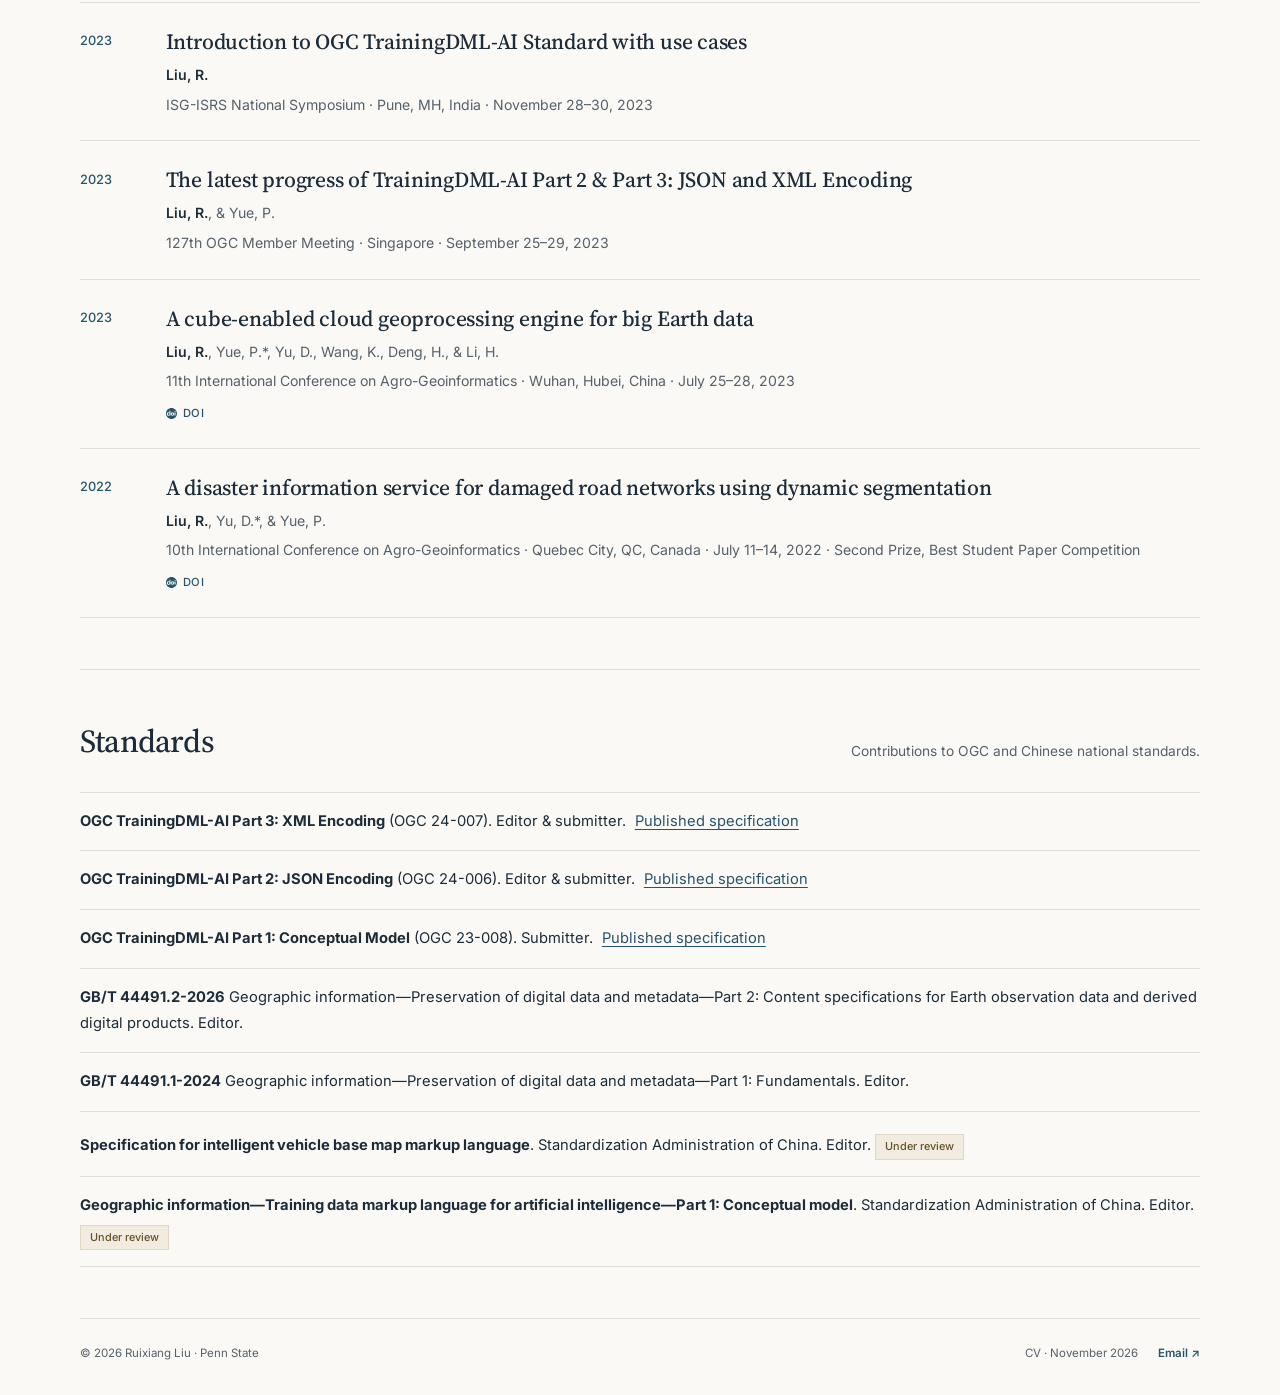
<file: publications.html>
<!DOCTYPE html>
<html lang="en"><head>
  <meta charset="UTF-8">
  <meta name="viewport" content="width=device-width, initial-scale=1">
  <meta name="description" content="Publications, presentations, and standards by Ruixiang Liu.">
  <title>Publications · Ruixiang Liu</title>
  <link rel="preconnect" href="https://fonts.googleapis.com">
  <link rel="preconnect" href="https://fonts.gstatic.com" crossorigin="">
  <link href="https://fonts.googleapis.com/css2?family=Inter:wght@400;500;600;700&amp;family=Source+Serif+4:ital,wght@0,400;0,500;0,600;1,400&amp;display=swap" rel="stylesheet">
  <link rel="stylesheet" href="css/styles.css?v=20261111">
  <link rel="icon" href="assets/favicon.svg" type="image/svg+xml" />
  <link rel="canonical" href="https://ruixiang-liu.github.io/publications.html">
  <meta name="theme-color" content="#faf9f6">
  <meta property="og:type" content="website">
  <meta property="og:title" content="Publications · Ruixiang Liu">
  <meta property="og:description" content="Publications, presentations, and standards by Ruixiang Liu.">
  <meta property="og:url" content="https://ruixiang-liu.github.io/publications.html">
  <meta property="og:image" content="https://ruixiang-liu.github.io/assets/portrait.jpg">
  <meta property="og:image:alt" content="Ruixiang Liu">
</head>
<body data-page="publications">
  <a class="skip-link" href="#main-content">Skip to content</a>
  <div class="atmosphere" aria-hidden="true"></div>

  <header class="site-header">
    <a class="logo" href="index.html">Ruixiang Liu<span class="logo-field">Geography &amp; GIScience</span></a>
    <nav class="nav" id="primary-nav" aria-label="Primary">
      <a href="index.html">Home</a>
      <a href="about.html">About</a>
      <a href="research.html">Research</a>
      <a class="is-active" aria-current="page" href="publications.html">Publications</a>
      <a href="teaching.html">Teaching</a>
      <a href="news.html">News</a>
      <a href="contact.html">Contact</a>
    </nav>
    <button class="nav-toggle" type="button" aria-label="Open menu" aria-expanded="false" aria-controls="primary-nav">
      <span></span><span></span>
    </button>
  </header>

  <main id="main-content">
    <header class="page-hero">
      <div class="page-hero-copy">
        <h1>Publications</h1>
        <p class="page-lede">
          Published research, work in progress, presentations, and contributions to geospatial standards.
        </p>
        <p class="profile-links">
          <a href="https://scholar.google.com/citations?user=6Z0lrPoAAAAJ&amp;hl=en" target="_blank" rel="noopener">Google Scholar</a>
          <a href="https://www.researchgate.net/profile/Ruixiang-Liu-2" target="_blank" rel="noopener">ResearchGate</a>
          <a href="https://orcid.org/0009-0008-3469-5273" target="_blank" rel="noopener">ORCID</a>
        </p>
        <nav class="section-nav" aria-label="Publication sections">
          <a href="#journal-articles">Journal articles</a>
          <a href="#manuscripts-in-progress">Work in progress</a>
          <a href="#presentations">Presentations</a>
          <a href="#standards">Standards</a>
        </nav>
      </div>
    </header>

    <section class="section section-flush">
      <div class="section-head reveal is-visible">
        <h2>Selected publications</h2>
      </div>
      <div class="featured-pubs">
        <article class="featured-pub reveal is-visible">
          <figure>
            <img loading="lazy" decoding="async" src="assets/pics/IGDD.jpg" alt="Knowledge graph-driven multi-agent framework for geospatial data discovery" width="360" height="180">
          </figure>
          <div class="featured-body">
            <span class="media-kicker">INT. J. Geographical Information Science · 2026</span>
            <h3>Towards intelligent geospatial data discovery: a knowledge graph-driven multi-agent framework powered by large language models</h3>
            <p>Liu, R., Li, Z., &amp; Khosravi Kazazi, A. (2026).</p>
            <div class="pub-links">
              <a href="https://doi.org/10.1080/13658816.2026.2724505" target="_blank" rel="noopener">DOI</a>
            </div>
          </div>
        </article>
        <article class="featured-pub reveal is-visible">
          <figure>
            <img loading="lazy" decoding="async" src="assets/pics/RTGDC.jpg" alt="Real-time ingestion and processing workflow for a geospatial data cube" width="360" height="180">
          </figure>
          <div class="featured-body">
            <span class="media-kicker">Int. J. Digital Earth · 2024</span>
            <h3>RTGDC: a real-time ingestion and processing approach in geospatial data cube for digital twin of Earth</h3>
            <p>Liu, R., Yue, P., Shangguan, B., Gong, J., Xiang, L., &amp; Lu, B. (2024).</p>
            <div class="pub-links">
              <a href="https://doi.org/10.1080/17538947.2024.2365386" target="_blank" rel="noopener">DOI</a>
            </div>
          </div>
        </article>
      </div>
    </section>


    <section class="section" id="journal-articles" aria-labelledby="journal-articles-heading">
      <div class="section-head reveal is-visible">
        <h2 id="journal-articles-heading">Journal articles</h2>
        <p>* denotes corresponding author.</p>
      </div>
      <ol class="pub-list">
        <li class="pub reveal is-visible" id="geospatial-agentic-services">
          <span class="pub-year">2026</span>
          <div class="pub-body">
            <h3>Geospatial Agentic Services: a framework for interoperable geospatial intelligence</h3>
            <p class="pub-authors">Li, Z.*, Khosravi Kazazi, A., <strong>Liu, R.</strong>, Akinboyewa, T., Ning, H., Huang, X., … &amp; Simonis, I.</p>
            <p class="pub-venue">Annals of GIS, 1–21</p>
          </div>
        </li>
        <li class="pub reveal is-visible" id="heat-mobility">
          <span class="pub-year">2026</span>
          <div class="pub-body">
            <h3>Nonlinear mobility responses to heat in the United States: benchmark thresholds and neighborhood inequality</h3>
            <p class="pub-authors">Lim, S., <strong>Liu, R.</strong>, &amp; Li, Z.*</p>
            <p class="pub-venue">Big Earth Data, 1–25</p>
          </div>
        </li>
        <li class="pub reveal is-visible" id="intelligent-data-discovery">
          <span class="pub-year">2026</span>
          <div class="pub-body">
            <h3>Towards intelligent geospatial data discovery: a knowledge graph-driven multi-agent framework powered by large language models</h3>
            <p class="pub-authors"><strong>Liu, R.</strong>, Li, Z.*, &amp; Khosravi Kazazi, A.</p>
            <p class="pub-venue">International Journal of Geographical Information Science, 1–29</p>
            <div class="pub-links"><a href="https://doi.org/10.1080/13658816.2026.2724505" target="_blank" rel="noopener">DOI</a></div>
          </div>
        </li>
        <li class="pub reveal is-visible" id="directional-demand">
          <span class="pub-year">2026</span>
          <div class="pub-body">
            <h3>A directional latent demand index for city links: from mobility traces to service gaps</h3>
            <p class="pub-authors">Lim, S., Li, Z.*, &amp; <strong>Liu, R.</strong></p>
            <p class="pub-venue">Computational Urban Science, 6(1), 41</p>
            <div class="pub-links"><a href="https://doi.org/10.1007/s43762-026-00276-3" target="_blank" rel="noopener">DOI</a></div>
          </div>
        </li>
        <li class="pub reveal is-visible" id="oge">
          <span class="pub-year">2026</span>
          <div class="pub-body">
            <h3>Conceptualizing the analysis-readiness for the next-generation SDI through the Open Geospatial Engine (OGE)</h3>
            <p class="pub-authors">Yue, P.*, Wu, H., <strong>Liu, R.</strong>, Gong, J., Xiang, L., Wang, K., &amp; Teng, B.</p>
            <p class="pub-venue">International Journal of Remote Sensing, 1–35</p>
            <div class="pub-links"><a href="https://doi.org/10.1080/01431161.2026.2625516" target="_blank" rel="noopener">DOI</a></div>
          </div>
        </li>
        <li class="pub reveal is-visible" id="giservices">
          <span class="pub-year">2025</span>
          <div class="pub-body">
            <h3>Recent progress and technical practices of GIServices</h3>
            <p class="pub-authors">Yue, P., Wang, K.*, Wu, H., &amp; <strong>Liu, R.</strong></p>
            <p class="pub-venue">Chinese Science Bulletin, 70(30), 5163–5179</p>
            <div class="pub-links"><a href="https://doi.org/10.1360/TB-2025-0107" target="_blank" rel="noopener">DOI</a></div>
          </div>
        </li>
        <li class="pub reveal is-visible" id="oge-design">
          <span class="pub-year">2025</span>
          <div class="pub-body">
            <h3>The design and implementation of the open geospatial engine (OGE)</h3>
            <p class="pub-authors">Gong, J., Yue, P.*, Xiang, L., Wu, H., Wang, K., <strong>Liu, R.</strong>, &amp; Teng, B.</p>
            <p class="pub-venue">Acta Geodaetica et Cartographica Sinica, 54(4), 587–602</p>
            <div class="pub-links"><a href="https://doi.org/10.11947/j.AGCS.2025.20240417" target="_blank" rel="noopener">DOI</a></div>
          </div>
        </li>
        <li class="pub reveal is-visible" id="vehicle-data-governance">
          <span class="pub-year">2024</span>
          <div class="pub-body">
            <h3>Modelling and development approaches for spatial-temporal data governance in intelligent connected vehicles</h3>
            <p class="pub-authors">Yue, P.*, Liu, X., <strong>Liu, R.</strong>, Cai, C., Huang, L., Li, J., Zhang, Q., &amp; Jiang, M.</p>
            <p class="pub-venue">Geomatics and Information Science of Wuhan University</p>
            <div class="pub-links"><a href="https://doi.org/10.13203/j.whugis20240353" target="_blank" rel="noopener">DOI</a></div>
          </div>
        </li>
        <li class="pub reveal is-visible" id="rtgdc">
          <span class="pub-year">2024</span>
          <div class="pub-body">
            <h3>RTGDC: a real-time ingestion and processing approach in geospatial data cube for digital twin of Earth</h3>
            <p class="pub-authors"><strong>Liu, R.</strong>, Yue, P.*, Shangguan, B., Gong, J., Xiang, L., &amp; Lu, B.</p>
            <p class="pub-venue">International Journal of Digital Earth, 17(1), 2365386</p>
            <div class="pub-links"><a href="https://doi.org/10.1080/17538947.2024.2365386" target="_blank" rel="noopener">DOI</a></div>
          </div>
        </li>
        <li class="pub reveal is-visible" id="linked-geospatial-data">
          <span class="pub-year">2024</span>
          <div class="pub-body">
            <h3>Discovering links between geospatial data sources in the Web of data: the open geospatial engine approach</h3>
            <p class="pub-authors">He, L.*, &amp; <strong>Liu, R.</strong></p>
            <p class="pub-venue">ISPRS International Journal of Geo-Information, 13(5), 143</p>
            <div class="pub-links"><a href="https://doi.org/10.3390/ijgi13050143" target="_blank" rel="noopener">DOI</a></div>
          </div>
        </li>
        <li class="pub reveal is-visible" id="geoai-training-data">
          <span class="pub-year">2023</span>
          <div class="pub-body">
            <h3>GeoAI training data: model, quality, and services</h3>
            <p class="pub-authors">Yue, P.*, <strong>Liu, R.</strong>, Shangguan, B., Cao, Z., Liu, S., &amp; Xu, H.</p>
            <p class="pub-venue">Geomatics and Information Science of Wuhan University, 48(10), 1616–1631</p>
            <div class="pub-links"><a href="https://doi.org/10.13203/j.whugis20230125" target="_blank" rel="noopener">DOI</a></div>
          </div>
        </li>
      </ol>
    </section>

    <section class="section" id="manuscripts-in-progress" aria-labelledby="manuscripts-in-progress-heading">
      <div class="section-head reveal is-visible">
        <h2 id="manuscripts-in-progress-heading">Work in progress</h2>
        <p>Ongoing manuscripts; not included in the published articles above.</p>
      </div>
      <ol class="pub-list">
        <li class="pub reveal is-visible" id="heatwave-responses">
          <span class="pub-year">2026</span>
          <div class="pub-body">
            <h3>Exploring human mobility responses to heatwaves in the United States using mobile location data</h3>
            <p class="pub-authors"><strong>Liu, R.</strong>, Li, Z.*, Lim, S., &amp; Lessani, M. Naser.</p>
            <p class="pub-venue">Computers, Environment and Urban Systems</p>
            <p class="pub-status">Under major revision</p>
          </div>
        </li>
        <li class="pub reveal is-visible" id="geoautoretriever">
          <span class="pub-year">2026</span>
          <div class="pub-body">
            <h3>GeoAutoRetriever: a knowledge graph-driven multi-agent framework for autonomous geospatial data retrieval</h3>
            <p class="pub-authors"><strong>Liu, R.</strong>, Li, Z.*</p>
            <p class="pub-status">Manuscript in preparation</p>
          </div>
        </li>
        <li class="pub reveal is-visible" id="spatial-reasoning-review">
          <span class="pub-year">2026</span>
          <div class="pub-body">
            <h3>Spatial reasoning in large language models: a systematic review</h3>
            <p class="pub-authors"><strong>Liu, R.</strong>, Li, Z.*</p>
            <p class="pub-status">Manuscript in preparation</p>
          </div>
        </li>
      </ol>
    </section>

    <section class="section" id="presentations" aria-labelledby="presentations-heading">
      <div class="section-head reveal is-visible">
        <h2 id="presentations-heading">Presentations</h2>
        <p>Presented by the first author.</p>
      </div>
      <ol class="pub-list">
        <li class="pub reveal is-visible" id="western-pa-gis-2026">
          <span class="pub-year">2026</span>
          <div class="pub-body">
            <h3>Towards intelligent geospatial data discovery: a knowledge graph-driven multi-agent framework powered by large language models</h3>
            <p class="pub-authors"><strong>Liu, R.</strong>, Li, Z., &amp; Kazazi, A.</p>
            <p class="pub-venue">Western PA GIS Conference · Clarion, PA, USA · October 22, 2026</p>
          </div>
        </li>
        <li class="pub reveal is-visible" id="icds-2026">
          <span class="pub-year">2026</span>
          <div class="pub-body">
            <h3>Towards intelligent geospatial data discovery: a knowledge graph-driven multi-agent framework powered by large language models</h3>
            <p class="pub-authors"><strong>Liu, R.</strong>, Li, Z., &amp; Kazazi, A.</p>
            <p class="pub-venue">ICDS Symposium · The Pennsylvania State University, State College, PA, USA · October 14, 2026</p>
          </div>
        </li>
        <li class="pub reveal is-visible" id="pa-gis-2026">
          <span class="pub-year">2026</span>
          <div class="pub-body">
            <h3>Towards intelligent geospatial data discovery: a knowledge graph-driven multi-agent framework powered by large language models</h3>
            <p class="pub-authors"><strong>Liu, R.</strong>, Li, Z., &amp; Kazazi, A.</p>
            <p class="pub-venue">PA GIS Conference · State College, PA, USA · April 16, 2026</p>
          </div>
        </li>
        <li class="pub reveal is-visible" id="aag-2026">
          <span class="pub-year">2026</span>
          <div class="pub-body">
            <h3>Towards intelligent geospatial data discovery: a knowledge graph-driven multi-agent framework powered by large language models</h3>
            <p class="pub-authors"><strong>Liu, R.</strong>, &amp; Li, Z.</p>
            <p class="pub-venue">American Association of Geographers (AAG) Annual Meeting · San Francisco, CA, USA · March 19, 2026</p>
          </div>
        </li>
        <li class="pub reveal is-visible" id="gis-day-2025">
          <span class="pub-year">2025</span>
          <div class="pub-body">
            <h3>RTGDC: a real-time ingestion and processing approach in geospatial data cube for digital twin of Earth</h3>
            <p class="pub-authors"><strong>Liu, R.</strong></p>
            <p class="pub-venue">GIS Day Lightning Talk · The Pennsylvania State University, State College, PA, USA · November 17, 2025</p>
          </div>
        </li>
        <li class="pub reveal is-visible" id="isg-isrs-2023">
          <span class="pub-year">2023</span>
          <div class="pub-body">
            <h3>Introduction to OGC TrainingDML-AI Standard with use cases</h3>
            <p class="pub-authors"><strong>Liu, R.</strong></p>
            <p class="pub-venue">ISG-ISRS National Symposium · Pune, MH, India · November 28–30, 2023</p>
          </div>
        </li>
        <li class="pub reveal is-visible" id="ogc-2023">
          <span class="pub-year">2023</span>
          <div class="pub-body">
            <h3>The latest progress of TrainingDML-AI Part 2 &amp; Part 3: JSON and XML Encoding</h3>
            <p class="pub-authors"><strong>Liu, R.</strong>, &amp; Yue, P.</p>
            <p class="pub-venue">127th OGC Member Meeting · Singapore · September 25–29, 2023</p>
          </div>
        </li>
        <li class="pub reveal is-visible" id="agro-2023">
          <span class="pub-year">2023</span>
          <div class="pub-body">
            <h3>A cube-enabled cloud geoprocessing engine for big Earth data</h3>
            <p class="pub-authors"><strong>Liu, R.</strong>, Yue, P.*, Yu, D., Wang, K., Deng, H., &amp; Li, H.</p>
            <p class="pub-venue">11th International Conference on Agro-Geoinformatics · Wuhan, Hubei, China · July 25–28, 2023</p>
            <div class="pub-links"><a href="https://doi.org/10.1109/Agro-Geoinformatics59224.2023.10233597" target="_blank" rel="noopener">DOI</a></div>
          </div>
        </li>
        <li class="pub reveal is-visible" id="agro-2022">
          <span class="pub-year">2022</span>
          <div class="pub-body">
            <h3>A disaster information service for damaged road networks using dynamic segmentation</h3>
            <p class="pub-authors"><strong>Liu, R.</strong>, Yu, D.*, &amp; Yue, P.</p>
            <p class="pub-venue">10th International Conference on Agro-Geoinformatics · Quebec City, QC, Canada · July 11–14, 2022 · Second Prize, Best Student Paper Competition</p>
            <div class="pub-links"><a href="https://doi.org/10.1109/Agro-Geoinformatics55649.2022.9859082" target="_blank" rel="noopener">DOI</a></div>
          </div>
        </li>
      </ol>
    </section>

    <section class="section" id="standards" aria-labelledby="standards-heading">
      <div class="section-head reveal is-visible">
        <h2 id="standards-heading">Standards</h2>
        <p>Contributions to OGC and Chinese national standards.</p>
      </div>
      <ul class="plain-list standards-list">
        <li class="reveal is-visible">
          <strong>OGC TrainingDML-AI Part 3: XML Encoding</strong> (OGC 24-007). Editor &amp; submitter.
          <a href="https://docs.ogc.org/is/24-007r4/24-007r4.html" target="_blank" rel="noopener">Published specification</a>
        </li>
        <li class="reveal is-visible">
          <strong>OGC TrainingDML-AI Part 2: JSON Encoding</strong> (OGC 24-006). Editor &amp; submitter.
          <a href="https://docs.ogc.org/is/24-006r4/24-006r4.html" target="_blank" rel="noopener">Published specification</a>
        </li>
        <li class="reveal is-visible">
          <strong>OGC TrainingDML-AI Part 1: Conceptual Model</strong> (OGC 23-008). Submitter.
          <a href="https://docs.ogc.org/is/23-008r5/23-008r5.html" target="_blank" rel="noopener">Published specification</a>
        </li>
        <li class="reveal is-visible">
          <strong>GB/T 44491.2-2026</strong> Geographic information—Preservation of digital data and metadata—Part 2: Content specifications for Earth observation data and derived digital products. Editor.
        </li>
        <li class="reveal is-visible">
          <strong>GB/T 44491.1-2024</strong> Geographic information—Preservation of digital data and metadata—Part 1: Fundamentals. Editor.
        </li>
        <li class="reveal is-visible">
          <strong>Specification for intelligent vehicle base map markup language</strong>. Standardization Administration of China. Editor. <span class="pub-status">Under review</span>
        </li>
        <li class="reveal is-visible">
          <strong>Geographic information—Training data markup language for artificial intelligence—Part 1: Conceptual model</strong>. Standardization Administration of China. Editor. <span class="pub-status">Under review</span>
        </li>
      </ul>
    </section>
  </main>

  <footer class="site-footer">
    <p>© <span id="year">2026</span> Ruixiang Liu · Penn State</p>
    <div class="footer-links"><a href="assets/Ruixiang_CV.pdf">CV · November 2026</a><a href="mailto:ruixiangliu@psu.edu">Email ↗</a></div>
  </footer>

  <script src="js/site-config.js?v=20261111"></script>
  <script src="js/main.js?v=20261111"></script>
  <script src="js/editor.js?v=20261111"></script>
</body></html>
</file>
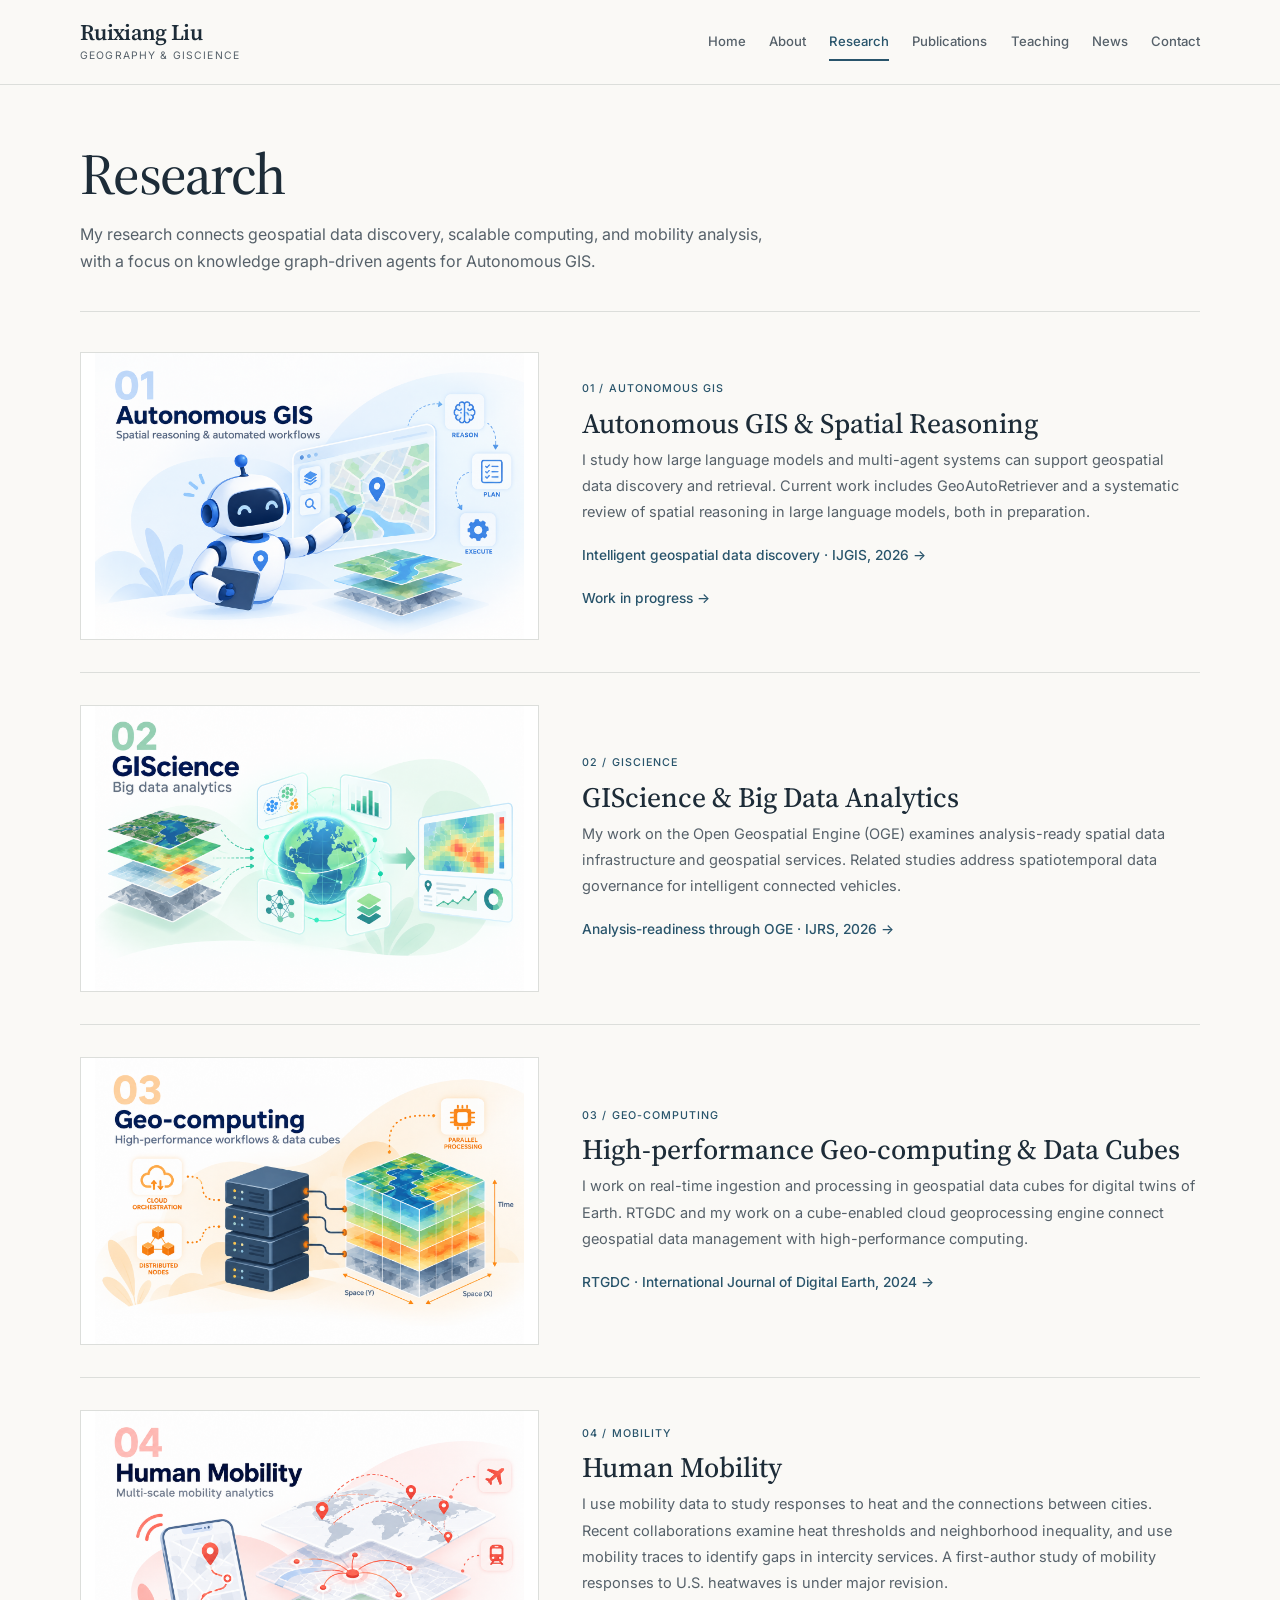
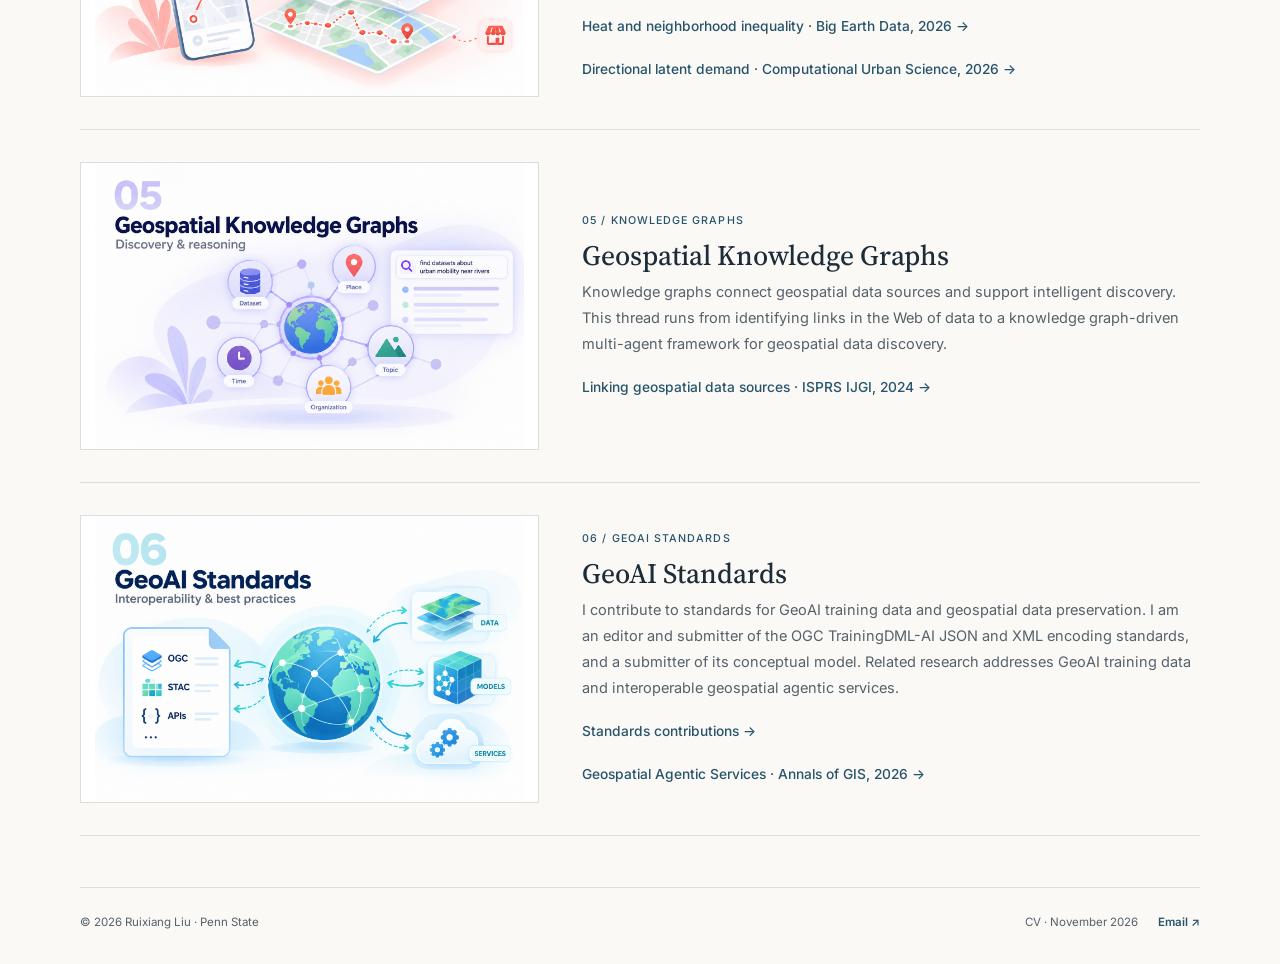
<file: research.html>
<!DOCTYPE html>
<html lang="en">
<head>
  <meta charset="UTF-8" />
  <meta name="viewport" content="width=device-width, initial-scale=1" />
  <meta name="description" content="Research interests of Ruixiang Liu — Autonomous GIS, GeoAI, high-performance geocomputing, and human mobility." />
  <title>Research · Ruixiang Liu</title>
  <link rel="preconnect" href="https://fonts.googleapis.com" />
  <link rel="preconnect" href="https://fonts.gstatic.com" crossorigin />
  <link href="https://fonts.googleapis.com/css2?family=Inter:wght@400;500;600;700&amp;family=Source+Serif+4:ital,wght@0,400;0,500;0,600;1,400&amp;display=swap" rel="stylesheet">
  <link rel="stylesheet" href="css/styles.css?v=20261111" />
  <link rel="icon" href="assets/favicon.svg" type="image/svg+xml" />
  <link rel="canonical" href="https://ruixiang-liu.github.io/research.html">
  <meta name="theme-color" content="#faf9f6">
  <meta property="og:type" content="website">
  <meta property="og:title" content="Research · Ruixiang Liu">
  <meta property="og:description" content="Research interests of Ruixiang Liu — Autonomous GIS, GeoAI, high-performance geocomputing, and human mobility.">
  <meta property="og:url" content="https://ruixiang-liu.github.io/research.html">
  <meta property="og:image" content="https://ruixiang-liu.github.io/assets/portrait.jpg">
  <meta property="og:image:alt" content="Ruixiang Liu">
</head>
<body data-page="research">
  <a class="skip-link" href="#main-content">Skip to content</a>
  <div class="atmosphere" aria-hidden="true"></div>

  <header class="site-header">
    <a class="logo" href="index.html">Ruixiang Liu<span class="logo-field">Geography &amp; GIScience</span></a>
    <nav class="nav" id="primary-nav" aria-label="Primary">
      <a href="index.html">Home</a>
      <a href="about.html">About</a>
      <a class="is-active" aria-current="page" href="research.html">Research</a>
      <a href="publications.html">Publications</a>
      <a href="teaching.html">Teaching</a>
      <a href="news.html">News</a>
      <a href="contact.html">Contact</a>
    </nav>
    <button class="nav-toggle" type="button" aria-label="Open menu" aria-expanded="false" aria-controls="primary-nav">
      <span></span><span></span>
    </button>
  </header>

  <main id="main-content">
    <header class="page-hero">
      <div class="page-hero-copy">
        <h1>Research</h1>
        <p class="page-lede">
          My research connects geospatial data discovery, scalable computing, and mobility analysis,
          with a focus on knowledge graph-driven agents for Autonomous GIS.
        </p>
      </div>
    </header>

    <section class="section section-flush">
      <div class="theme-list">
        <article class="theme-item reveal" id="autonomous-gis">
          <figure>
            <img loading="lazy" decoding="async" src="assets/pics/Research-1.png" alt="Autonomous GIS and spatial reasoning" width="360" height="220" />
          </figure>
          <div class="theme-copy">
            <span class="theme-index">01 / AUTONOMOUS GIS</span>
            <h3>Autonomous GIS &amp; Spatial Reasoning</h3>
            <p>
              I study how large language models and multi-agent systems can support geospatial
              data discovery and retrieval. Current work includes GeoAutoRetriever and a systematic
              review of spatial reasoning in large language models, both in preparation.
            </p>
            <p class="page-more"><a href="publications.html#intelligent-data-discovery">Intelligent geospatial data discovery · IJGIS, 2026 →</a></p>
            <p class="page-more"><a href="publications.html#manuscripts-in-progress">Work in progress →</a></p>
          </div>
        </article>

        <article class="theme-item reveal" id="giscience">
          <figure>
            <img loading="lazy" decoding="async" src="assets/pics/Research-2.png" alt="GIScience and big data analytics" width="360" height="220" />
          </figure>
          <div class="theme-copy">
            <span class="theme-index">02 / GISCIENCE</span>
            <h3>GIScience &amp; Big Data Analytics</h3>
            <p>
              My work on the Open Geospatial Engine (OGE) examines analysis-ready spatial data
              infrastructure and geospatial services. Related studies address spatiotemporal data
              governance for intelligent connected vehicles.
            </p>
            <p class="page-more"><a href="publications.html#oge">Analysis-readiness through OGE · IJRS, 2026 →</a></p>
          </div>
        </article>

        <article class="theme-item reveal" id="geocomputing">
          <figure>
            <img loading="lazy" decoding="async" src="assets/pics/Research-3.png" alt="High-performance geo-computing and data cubes" width="360" height="220" />
          </figure>
          <div class="theme-copy">
            <span class="theme-index">03 / GEO-COMPUTING</span>
            <h3>High-performance Geo-computing &amp; Data Cubes</h3>
            <p>
              I work on real-time ingestion and processing in geospatial data cubes for digital
              twins of Earth. RTGDC and my work on a cube-enabled cloud geoprocessing engine connect
              geospatial data management with high-performance computing.
            </p>
            <p class="page-more"><a href="publications.html#rtgdc">RTGDC · International Journal of Digital Earth, 2024 →</a></p>
          </div>
        </article>

        <article class="theme-item reveal" id="human-mobility">
          <figure>
            <img loading="lazy" decoding="async" src="assets/pics/Research-4.png" alt="Human mobility" width="360" height="220" />
          </figure>
          <div class="theme-copy">
            <span class="theme-index">04 / MOBILITY</span>
            <h3>Human Mobility</h3>
            <p>
              I use mobility data to study responses to heat and the connections between cities.
              Recent collaborations examine heat thresholds and neighborhood inequality, and use
              mobility traces to identify gaps in intercity services. A first-author study of
              mobility responses to U.S. heatwaves is under major revision.
            </p>
            <p class="page-more"><a href="publications.html#heat-mobility">Heat and neighborhood inequality · Big Earth Data, 2026 →</a></p>
            <p class="page-more"><a href="publications.html#directional-demand">Directional latent demand · Computational Urban Science, 2026 →</a></p>
          </div>
        </article>

        <article class="theme-item reveal" id="knowledge-graphs">
          <figure>
            <img loading="lazy" decoding="async" src="assets/pics/Research-5.png" alt="Geospatial knowledge graphs" width="360" height="220" />
          </figure>
          <div class="theme-copy">
            <span class="theme-index">05 / KNOWLEDGE GRAPHS</span>
            <h3>Geospatial Knowledge Graphs</h3>
            <p>
              Knowledge graphs connect geospatial data sources and support intelligent discovery.
              This thread runs from identifying links in the Web of data to a knowledge graph-driven
              multi-agent framework for geospatial data discovery.
            </p>
            <p class="page-more"><a href="publications.html#linked-geospatial-data">Linking geospatial data sources · ISPRS IJGI, 2024 →</a></p>
          </div>
        </article>

        <article class="theme-item reveal" id="geoai-standards">
          <figure>
            <img loading="lazy" decoding="async" src="assets/pics/Research-6.png" alt="GeoAI standards" width="360" height="220" />
          </figure>
          <div class="theme-copy">
            <span class="theme-index">06 / GEOAI STANDARDS</span>
            <h3>GeoAI Standards</h3>
            <p>
              I contribute to standards for GeoAI training data and geospatial data preservation.
              I am an editor and submitter of the OGC TrainingDML-AI JSON and XML encoding standards,
              and a submitter of its conceptual model. Related research addresses GeoAI training data
              and interoperable geospatial agentic services.
            </p>
            <p class="page-more"><a href="publications.html#standards">Standards contributions →</a></p>
            <p class="page-more"><a href="publications.html#geospatial-agentic-services">Geospatial Agentic Services · Annals of GIS, 2026 →</a></p>
          </div>
        </article>
      </div>
    </section>
  </main>

  <footer class="site-footer">
    <p>© <span id="year">2026</span> Ruixiang Liu · Penn State</p>
    <div class="footer-links"><a href="assets/Ruixiang_CV.pdf">CV · November 2026</a><a href="mailto:ruixiangliu@psu.edu">Email ↗</a></div>
  </footer>

  <script src="js/site-config.js?v=20261111"></script>
  <script src="js/main.js?v=20261111"></script>
  <script src="js/editor.js?v=20261111"></script>
</body>
</html>
</file>
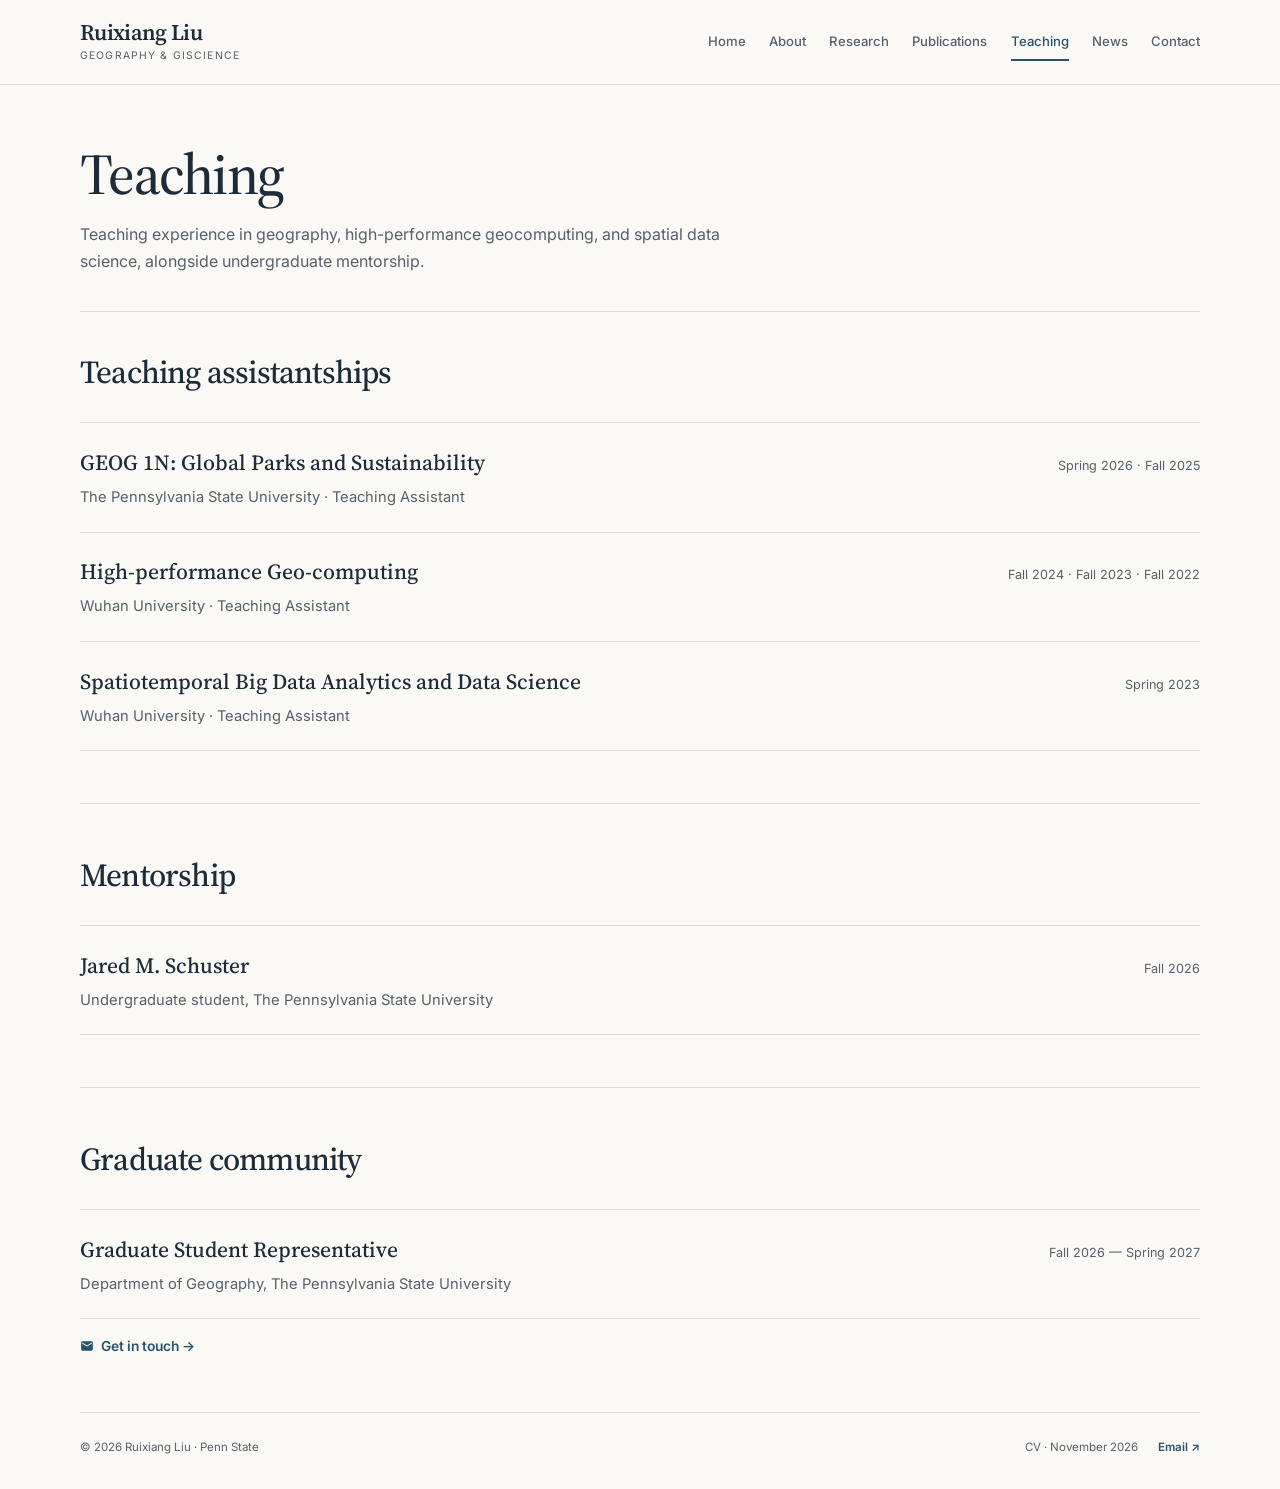
<file: teaching.html>
<!DOCTYPE html>
<html lang="en"><head>
  <meta charset="UTF-8">
  <meta name="viewport" content="width=device-width, initial-scale=1">
  <meta name="description" content="Teaching assistant experience and undergraduate mentorship by Ruixiang Liu at Penn State and Wuhan University.">
  <title>Teaching · Ruixiang Liu</title>
  <link rel="preconnect" href="https://fonts.googleapis.com">
  <link rel="preconnect" href="https://fonts.gstatic.com" crossorigin="">
  <link href="https://fonts.googleapis.com/css2?family=Inter:wght@400;500;600;700&amp;family=Source+Serif+4:ital,wght@0,400;0,500;0,600;1,400&amp;display=swap" rel="stylesheet">
  <link rel="stylesheet" href="css/styles.css?v=20261111">
  <link rel="icon" href="assets/favicon.svg" type="image/svg+xml" />
  <link rel="canonical" href="https://ruixiang-liu.github.io/teaching.html">
  <meta name="theme-color" content="#faf9f6">
  <meta property="og:type" content="website">
  <meta property="og:title" content="Teaching · Ruixiang Liu">
  <meta property="og:description" content="Teaching assistant experience and undergraduate mentorship by Ruixiang Liu at Penn State and Wuhan University.">
  <meta property="og:url" content="https://ruixiang-liu.github.io/teaching.html">
  <meta property="og:image" content="https://ruixiang-liu.github.io/assets/portrait.jpg">
  <meta property="og:image:alt" content="Ruixiang Liu">
</head>
<body data-page="teaching">
  <a class="skip-link" href="#main-content">Skip to content</a>
  <div class="atmosphere" aria-hidden="true"></div>

  <header class="site-header is-scrolled">
    <a class="logo" href="index.html">Ruixiang Liu<span class="logo-field">Geography &amp; GIScience</span></a>
    <nav class="nav" id="primary-nav" aria-label="Primary">
      <a href="index.html">Home</a>
      <a href="about.html">About</a>
      <a href="research.html">Research</a>
      <a href="publications.html">Publications</a>
      <a class="is-active" aria-current="page" href="teaching.html">Teaching</a>
      <a href="news.html">News</a>
      <a href="contact.html">Contact</a>
    </nav>
    <button class="nav-toggle" type="button" aria-label="Open menu" aria-expanded="false" aria-controls="primary-nav">
      <span></span><span></span>
    </button>
  </header>

  <main id="main-content">
    <header class="page-hero">
      <div class="page-hero-copy">
        <h1>Teaching</h1>
        <p class="page-lede">
          Teaching experience in geography, high-performance geocomputing, and spatial data science, alongside undergraduate mentorship.
        </p>
      </div>
    </header>

    <section class="section section-flush" id="courses">
      <div class="section-head reveal is-visible">
        <h2>Teaching assistantships</h2>
      </div>
      <ul class="edu-list">
        <li class="reveal is-visible">
          <div>
            <h3>GEOG 1N: Global Parks and Sustainability</h3>
            <p>The Pennsylvania State University · Teaching Assistant</p>
          </div>
          <span>Spring 2026 · Fall 2025</span>
        </li>
        <li class="reveal is-visible">
          <div>
            <h3>High-performance Geo-computing</h3>
            <p>Wuhan University · Teaching Assistant</p>
          </div>
          <span>Fall 2024 · Fall 2023 · Fall 2022</span>
        </li>
        <li class="reveal is-visible">
          <div>
            <h3>Spatiotemporal Big Data Analytics and Data Science</h3>
            <p>Wuhan University · Teaching Assistant</p>
          </div>
          <span>Spring 2023</span>
        </li>
      </ul>
    </section>

    <section class="section" id="mentorship">
      <div class="section-head reveal is-visible">
        <h2>Mentorship</h2>
      </div>
      <ul class="edu-list">
        <li class="reveal is-visible">
          <div>
            <h3>Jared M. Schuster</h3>
            <p>Undergraduate student, The Pennsylvania State University</p>
          </div>
          <span>Fall 2026</span>
        </li>
      </ul>
    </section>

    <section class="section" id="leadership">
      <div class="section-head reveal is-visible">
        <h2>Graduate community</h2>
      </div>
      <ul class="edu-list">
        <li class="reveal is-visible">
          <div>
            <h3>Graduate Student Representative</h3>
            <p>Department of Geography, The Pennsylvania State University</p>
          </div>
          <span>Fall 2026 — Spring 2027</span>
        </li>
      </ul>
      <p class="page-more"><a href="mailto:ruixiangliu@psu.edu">Get in touch →</a></p>
    </section>
  </main>

  <footer class="site-footer">
    <p>© <span id="year">2026</span> Ruixiang Liu · Penn State</p>
    <div class="footer-links"><a href="assets/Ruixiang_CV.pdf">CV · November 2026</a><a href="mailto:ruixiangliu@psu.edu">Email ↗</a></div>
  </footer>

  <script src="js/site-config.js?v=20261111"></script>
  <script src="js/main.js?v=20261111"></script>
  <script src="js/editor.js?v=20261111"></script>
</body></html>
</file>
<file: css/styles.css>
:root {
  --bg: #e8eef4;
  --bg-soft: #dce5ee;
  --ink: #0f1c2a;
  --ink-muted: #334859;
  --line: rgba(15, 28, 42, 0.14);
  --accent: #0d4f7a;
  --accent-2: #1a6b9a;
  --accent-soft: rgba(13, 79, 122, 0.1);
  --panel: #f7fafc;
  --panel-dark: #10283d;
  --radius: 0;
  --max: 1180px;
  --header-h: 4.5rem;
  --font-display: "Inter", "Segoe UI", sans-serif;
  --font-body: "Inter", "Segoe UI", sans-serif;
  --font-mono: "Inter", "Segoe UI", sans-serif;
  --ease: cubic-bezier(0.22, 1, 0.36, 1);
}

*,
*::before,
*::after {
  box-sizing: border-box;
}

html {
  scroll-behavior: smooth;
}

body {
  margin: 0;
  color: var(--ink);
  background: var(--bg);
  font-family: var(--font-body);
  font-weight: 400;
  font-size: clamp(1rem, 0.2vw + 0.96rem, 1.0625rem);
  line-height: 1.8;
  letter-spacing: 0.015em;
  -webkit-font-smoothing: antialiased;
  text-rendering: optimizeLegibility;
}

img {
  display: block;
  max-width: 100%;
  height: auto;
}

a {
  color: inherit;
  text-decoration-thickness: 1px;
  text-underline-offset: 0.16em;
  transition: color 0.2s var(--ease);
}

a:hover {
  color: var(--accent);
}

::selection {
  background: var(--accent-soft);
  color: var(--ink);
}

.atmosphere {
  position: fixed;
  inset: 0;
  z-index: -1;
  pointer-events: none;
  background:
    linear-gradient(180deg, rgba(232, 238, 244, 0.92), rgba(232, 238, 244, 0.96)),
    radial-gradient(ellipse 80% 50% at 100% 0%, rgba(13, 79, 122, 0.12), transparent 55%),
    radial-gradient(ellipse 60% 40% at 0% 100%, rgba(26, 107, 154, 0.08), transparent 50%),
    #e8eef4;
}

.atmosphere::before {
  content: "";
  position: absolute;
  inset: 0;
  opacity: 0.55;
  background-image:
    linear-gradient(rgba(13, 79, 122, 0.06) 1px, transparent 1px),
    linear-gradient(90deg, rgba(13, 79, 122, 0.06) 1px, transparent 1px);
  background-size: 28px 28px;
}

.atmosphere::after {
  content: "";
  position: absolute;
  inset: 0;
  opacity: 0.22;
  background-image: url("data:image/svg+xml,%3Csvg xmlns='http://www.w3.org/2000/svg' width='240' height='240'%3E%3Cpath d='M0 120c40-30 80-30 120 0s80 30 120 0M0 160c40-20 80-20 120 0s80 20 120 0M0 80c40-25 80-25 120 0s80 25 120 0' fill='none' stroke='%230d4f7a' stroke-width='1'/%3E%3C/svg%3E");
  background-size: 240px 240px;
}

.site-header {
  position: sticky;
  top: 0;
  z-index: 50;
  display: flex;
  align-items: center;
  justify-content: space-between;
  gap: 1rem;
  height: var(--header-h);
  padding: 0 clamp(1rem, 3vw, 1.75rem);
  background: rgba(247, 250, 252, 0.92);
  border-bottom: 1px solid var(--line);
  backdrop-filter: blur(10px);
}

.site-header.is-scrolled {
  box-shadow: 0 1px 0 rgba(13, 79, 122, 0.08);
}

.logo {
  font-family: var(--font-display);
  font-size: clamp(1.05rem, 1.4vw, 1.2rem);
  font-weight: 700;
  letter-spacing: -0.02em;
  text-decoration: none;
  white-space: nowrap;
}

.nav {
  display: flex;
  flex-wrap: wrap;
  justify-content: flex-end;
  gap: clamp(0.7rem, 1.4vw, 1.15rem);
}

.nav a {
  position: relative;
  font-size: 0.95rem;
  font-weight: 500;
  letter-spacing: 0.015em;
  text-decoration: none;
  color: var(--ink-muted);
}

.nav a::after {
  content: "";
  position: absolute;
  left: 0;
  bottom: -0.28rem;
  width: 100%;
  height: 1.5px;
  background: var(--accent);
  transform: scaleX(0);
  transform-origin: left;
  transition: transform 0.28s var(--ease);
}

.nav a:hover,
.nav a.is-active {
  color: var(--ink);
}

.nav a:hover::after,
.nav a.is-active::after {
  transform: scaleX(1);
}

.nav-toggle {
  display: none;
  width: 2.4rem;
  height: 2.4rem;
  padding: 0;
  border: 0;
  background: transparent;
  cursor: pointer;
}

.nav-toggle span {
  display: block;
  width: 1.15rem;
  height: 1.5px;
  margin: 0.32rem auto;
  background: var(--ink);
  transition: transform 0.3s var(--ease), opacity 0.3s var(--ease);
}

.nav-toggle[aria-expanded="true"] span:first-child {
  transform: translateY(4.5px) rotate(45deg);
}

.nav-toggle[aria-expanded="true"] span:last-child {
  transform: translateY(-4.5px) rotate(-45deg);
}

main {
  width: min(100% - 2rem, var(--max));
  margin: 0 auto;
}

.hero {
  display: flex;
  flex-direction: column;
  justify-content: center;
  gap: 1.75rem;
  min-height: calc(100svh - var(--header-h) - 2rem);
  padding: 1.75rem 0 1.75rem;
}

.hero-intro {
  display: grid;
  grid-template-columns: minmax(0, 1fr) 13.75rem;
  gap: 1.75rem 2.25rem;
  align-items: start;
}

.hero-wide {
  grid-template-columns: 1fr;
  align-items: stretch;
  min-height: auto;
  padding: 2.25rem 0 1.75rem;
}

.hero-wide .hero-copy {
  width: 100%;
  max-width: none;
}

.hero-wide .hero-name {
  max-width: none;
}

.hero-wide .hero-lede {
  max-width: 52rem;
}

.hero-wide .hero-stats {
  grid-template-columns: repeat(3, minmax(0, 1fr));
  gap: 0.9rem;
  margin-top: 2rem;
}

.hero-wide .hero-stat {
  min-height: 100%;
  padding: 1.1rem 1rem;
}

.hero-wide .hero-stat strong {
  font-size: clamp(1.55rem, 2.2vw, 1.95rem);
  letter-spacing: -0.02em;
}

.hero-wide .hero-stat span {
  margin-top: 0.45rem;
  font-size: 0.95rem;
  line-height: 1.45;
  font-weight: 500;
}

.hero-copy {
  min-width: 0;
}

.hero-role {
  margin: 0 0 0.65rem;
  font-size: 0.98rem;
  font-weight: 600;
  letter-spacing: 0.02em;
  color: var(--accent);
}

.hero-affiliation {
  margin: 0.85rem 0 0;
  max-width: 36rem;
  font-size: 1.02rem;
  line-height: 1.55;
  color: var(--ink-muted);
}

.hero-affiliation a {
  display: inline-block;
  margin-left: 0.15rem;
  font-weight: 600;
  color: var(--accent);
  text-decoration: none;
}

.hero-affiliation a:hover {
  text-decoration: underline;
}

.hero-visual {
  position: relative;
  width: 13.75rem;
  margin: 0.15rem 0 0;
  border: 1px solid rgba(13, 79, 122, 0.28);
  background: var(--panel-dark);
  overflow: hidden;
}

.hero-visual a {
  display: block;
  color: inherit;
  text-decoration: none;
}

.hero-visual img {
  width: 100%;
  height: auto;
  aspect-ratio: 4 / 5;
  object-fit: cover;
  object-position: center top;
  transition: transform 0.45s var(--ease);
}

.hero-visual a:hover img {
  transform: scale(1.03);
}

.hero-visual .visual-caption {
  position: absolute;
  left: 0;
  right: 0;
  bottom: 0;
  display: flex;
  justify-content: space-between;
  gap: 0.75rem;
  padding: 0.7rem 0.9rem;
  background: rgba(11, 31, 51, 0.88);
  color: #9fd0ea;
  font-family: var(--font-mono);
  font-size: 1.08rem;
  letter-spacing: 0.04em;
}

.hero-eyebrow,
.page-hero .hero-eyebrow {
  margin: 0 0 0.85rem;
  font-family: var(--font-body);
  font-size: 0.95rem;
  font-weight: 600;
  letter-spacing: 0.08em;
  text-transform: uppercase;
  color: var(--accent);
}

.hero-name {
  margin: 0;
  font-family: var(--font-display);
  font-size: clamp(2.5rem, 5.5vw, 3.75rem);
  font-weight: 700;
  line-height: 1.18;
  letter-spacing: -0.025em;
}

.hero-lede {
  margin: 1.15rem 0 0;
  max-width: 40rem;
  font-size: clamp(1.08rem, 1.2vw, 1.2rem);
  font-weight: 400;
  line-height: 1.7;
  color: var(--ink-muted);
}

.hero-lede em {
  font-family: var(--font-display);
  font-style: italic;
  font-weight: 600;
  color: var(--ink);
}

.hero-actions {
  display: flex;
  flex-wrap: wrap;
  gap: 0.55rem;
  margin-top: 1.2rem;
}

.hero-stats {
  display: grid;
  grid-template-columns: repeat(6, minmax(0, 1fr));
  gap: 0.65rem;
  margin-top: 0;
}

.hero-stat {
  padding: 0.85rem 0.9rem;
  background: var(--panel);
  border: 1px solid var(--line);
}

.hero-stat strong {
  display: block;
  font-family: var(--font-display);
  font-size: 1.75rem;
  font-weight: 600;
  line-height: 1.1;
  color: var(--accent);
}

.hero-stat span {
  display: block;
  margin-top: 0.3rem;
  font-size: 1.08rem;
  color: var(--ink-muted);
}

.btn {
  display: inline-flex;
  align-items: center;
  justify-content: center;
  gap: 0.45rem;
  min-height: 3rem;
  padding: 0 1.2rem;
  border: 1px solid var(--ink);
  border-radius: var(--radius);
  font-size: 1.12rem;
  font-weight: 600;
  letter-spacing: 0.02em;
  text-decoration: none;
  transition: background 0.2s var(--ease), color 0.2s var(--ease), border-color 0.2s var(--ease);
}

.btn-primary {
  background: var(--accent);
  border-color: var(--accent);
  color: #f7fafc;
}

.btn-primary:hover {
  background: var(--accent-2);
  border-color: var(--accent-2);
  color: #f7fafc;
}

.btn-ghost {
  background: var(--panel);
  color: var(--ink);
}

.btn-ghost:hover {
  border-color: var(--accent);
  color: var(--accent);
}

.page-hero {
  display: block;
  padding: 1.5rem 0 1.15rem;
  border-bottom: 1px solid var(--line);
}

.page-hero-copy h1 {
  margin: 0;
  font-family: var(--font-display);
  font-size: clamp(2.35rem, 5vw, 3.25rem);
  font-weight: 700;
  letter-spacing: -0.03em;
  line-height: 1.15;
}

.page-lede {
  margin: 0.85rem 0 0;
  max-width: 42rem;
  font-size: 1.08rem;
  line-height: 1.7;
  color: var(--ink-muted);
}

.page-lede a {
  color: var(--accent);
}

.page-hero-visual {
  display: none;
}

.page-more {
  margin: 0.85rem 0 0;
}

.page-more a {
  font-size: 1.05rem;
  font-weight: 600;
  color: var(--accent);
  text-decoration: none;
}

.page-more a:hover {
  text-decoration: underline;
}

.section {
  padding: 2rem 0;
  border-top: 1px solid var(--line);
}

.section-flush {
  border-top: 0;
  padding-top: 1.1rem;
}

.section-head {
  display: flex;
  flex-wrap: wrap;
  align-items: baseline;
  justify-content: space-between;
  gap: 0.65rem 1rem;
  margin-bottom: 1.35rem;
}

.section-head h2 {
  margin: 0;
  font-family: var(--font-display);
  font-size: clamp(1.4rem, 2.4vw, 1.75rem);
  font-weight: 700;
  letter-spacing: -0.02em;
  line-height: 1.3;
}

.section-head p {
  margin: 0;
  max-width: 36rem;
  font-size: 1.02rem;
  line-height: 1.65;
  color: var(--ink-muted);
}

.media-grid {
  display: grid;
  grid-template-columns: repeat(3, 1fr);
  gap: 0.85rem;
}

.media-card {
  display: flex;
  flex-direction: column;
  background: var(--panel);
  border: 1px solid var(--line);
  text-decoration: none;
  color: inherit;
  transition: border-color 0.2s var(--ease), transform 0.2s var(--ease);
}

.media-card:hover {
  border-color: var(--accent);
  color: inherit;
  transform: translateY(-1px);
}

.media-card figure {
  margin: 0;
  background: var(--panel-dark);
  border-bottom: 1px solid var(--line);
}

.media-card img {
  width: 100%;
  aspect-ratio: 16 / 10;
  object-fit: cover;
}

.media-card .media-body {
  display: flex;
  flex-direction: column;
  gap: 0.4rem;
  padding: 1rem 1.05rem 1.15rem;
  flex: 1;
}

.media-card .media-kicker {
  font-family: var(--font-mono);
  font-size: 1.08rem;
  letter-spacing: 0.06em;
  text-transform: uppercase;
  color: var(--accent);
}

.media-card h3 {
  margin: 0;
  font-family: var(--font-display);
  font-size: 1.35rem;
  font-weight: 600;
  line-height: 1.25;
}

.media-card p {
  margin: 0;
  font-size: 1.05rem;
  color: var(--ink-muted);
}

.about-grid {
  display: grid;
  grid-template-columns: minmax(0, 0.78fr) minmax(0, 1.22fr);
  gap: 1.15rem;
  align-items: start;
}

.about-photo {
  position: relative;
  overflow: hidden;
  aspect-ratio: 4 / 5;
  border: 1px solid var(--line);
  background: var(--bg-soft);
}

.about-photo img {
  width: 100%;
  height: 100%;
  object-fit: cover;
  filter: grayscale(0.08) contrast(1.04);
}

.about-side {
  display: grid;
  gap: 0.75rem;
}

.about-side .mini-panel {
  border: 1px solid var(--line);
  background: var(--panel);
  padding: 0.75rem;
}

.about-side .mini-panel img {
  width: 100%;
  aspect-ratio: 16 / 10;
  object-fit: cover;
  margin-bottom: 0.55rem;
  border: 1px solid var(--line);
}

.about-side .mini-panel h3 {
  margin: 0 0 0.25rem;
  font-family: var(--font-display);
  font-size: 1.20rem;
  font-weight: 600;
}

.about-side .mini-panel p {
  margin: 0;
  font-size: 1.08rem;
  color: var(--ink-muted);
}

.about-copy p {
  margin: 0 0 0.85rem;
  max-width: 44rem;
  font-size: 1.15rem;
}

.about-copy a {
  color: var(--accent);
}

.meta-list {
  display: grid;
  gap: 0.55rem;
  margin: 1rem 0 0;
  padding-top: 0.85rem;
  border-top: 1px solid var(--line);
}

.meta-list div {
  display: grid;
  grid-template-columns: 9.75rem 1fr;
  gap: 0.85rem;
  align-items: baseline;
}

.meta-list dt {
  margin: 0;
  font-family: var(--font-mono);
  font-size: 0.98rem;
  font-weight: 600;
  letter-spacing: 0.04em;
  text-transform: uppercase;
  color: var(--ink-muted);
  white-space: nowrap;
}

.meta-list dd {
  margin: 0;
  font-size: 1.10rem;
}

.theme-list {
  display: grid;
  gap: 0.85rem;
}

.theme-item {
  display: grid;
  grid-template-columns: minmax(0, 0.85fr) minmax(0, 1.15fr);
  gap: 0.9rem;
  align-items: stretch;
  padding: 0.75rem;
  background: var(--panel);
  border: 1px solid var(--line);
}

.theme-item figure {
  margin: 0;
  background: var(--panel-dark);
  border: 1px solid rgba(13, 79, 122, 0.2);
}

.theme-item img {
  width: 100%;
  height: 100%;
  min-height: 150px;
  object-fit: cover;
}

.theme-item .theme-copy {
  display: flex;
  flex-direction: column;
  justify-content: center;
  gap: 0.35rem;
  padding: 0.15rem 0.2rem;
}

.theme-item .theme-index {
  font-family: var(--font-mono);
  font-size: 1.08rem;
  letter-spacing: 0.08em;
  color: var(--accent);
}

.theme-item h3 {
  margin: 0;
  font-family: var(--font-display);
  font-size: clamp(1.40rem, 2.2vw, 1.75rem);
  font-weight: 600;
}

.theme-item p {
  margin: 0;
  font-size: 1.12rem;
  color: var(--ink-muted);
}

.interest-list,
.pub-list,
.news-list,
.edu-list,
.award-list,
.plain-list {
  list-style: none;
  margin: 0;
  padding: 0;
}

.pub {
  display: grid;
  grid-template-columns: 3.6rem 1fr;
  gap: 0.85rem;
  padding: 0.85rem 0;
  border-top: 1px solid var(--line);
}

.pub:last-child {
  border-bottom: 1px solid var(--line);
}

.pub-year {
  font-family: var(--font-mono);
  font-size: 1.05rem;
  font-weight: 500;
  color: var(--accent);
  padding-top: 0.2rem;
}

.pub-body h3 {
  margin: 0;
  font-family: var(--font-display);
  font-size: 1.28rem;
  font-weight: 600;
  line-height: 1.35;
}

.pub-body h3 a {
  text-decoration: none;
}

.pub-body h3 a:hover {
  text-decoration: underline;
}

.pub-authors,
.pub-venue {
  margin: 0.35rem 0 0;
  font-size: 1.05rem;
  color: var(--ink-muted);
}

.pub-links {
  display: flex;
  flex-wrap: wrap;
  gap: 0.85rem;
  margin-top: 0.55rem;
}

.pub-links a {
  display: inline-flex;
  align-items: center;
  gap: 0.35rem;
  font-family: var(--font-mono);
  font-size: 1.08rem;
  font-weight: 500;
  letter-spacing: 0.04em;
  text-transform: uppercase;
  text-decoration: none;
  color: var(--accent);
}

.pub-links a:hover {
  text-decoration: underline;
}

.featured-pubs {
  display: grid;
  grid-template-columns: 1fr 1fr;
  gap: 0.85rem;
  margin-bottom: 1rem;
}

.featured-pub {
  display: grid;
  grid-template-rows: auto 1fr;
  border: 1px solid var(--line);
  background: var(--panel);
}

.featured-pub figure {
  margin: 0;
  background: var(--panel-dark);
}

.featured-pub img {
  width: 100%;
  aspect-ratio: 2 / 1;
  object-fit: cover;
}

.featured-pub .featured-body {
  padding: 0.8rem 0.85rem 0.95rem;
}

.featured-pub .media-kicker {
  font-family: var(--font-mono);
  font-size: 1.08rem;
  letter-spacing: 0.06em;
  text-transform: uppercase;
  color: var(--accent);
}

.featured-pub h3 {
  margin: 0.4rem 0 0;
  font-family: var(--font-display);
  font-size: 1.30rem;
  font-weight: 600;
  line-height: 1.3;
}

.featured-pub p {
  margin: 0.45rem 0 0;
  font-size: 1.05rem;
  color: var(--ink-muted);
}

.news-list li {
  display: grid;
  grid-template-columns: 6.2rem 1fr;
  gap: 0.85rem;
  padding: 0.7rem 0;
  border-top: 1px solid var(--line);
}

.news-list li:last-child {
  border-bottom: 1px solid var(--line);
}

.news-list time {
  font-family: var(--font-mono);
  font-size: 1.08rem;
  font-weight: 500;
  color: var(--ink-muted);
}

.news-list p {
  margin: 0;
  font-size: 1.12rem;
}

.news-visual-row {
  display: grid;
  grid-template-columns: 1.1fr 0.9fr;
  gap: 0.85rem;
  margin-bottom: 1rem;
}

.news-feature {
  display: grid;
  grid-template-columns: 0.9fr 1.1fr;
  gap: 0;
  border: 1px solid var(--line);
  background: var(--panel);
  overflow: hidden;
}

.news-feature figure {
  margin: 0;
  background: var(--panel-dark);
}

.news-feature img {
  width: 100%;
  height: 100%;
  min-height: 160px;
  object-fit: cover;
}

.news-feature .featured-body {
  padding: 0.9rem 1rem;
  display: flex;
  flex-direction: column;
  justify-content: center;
}

.edu-list li,
.award-list li {
  display: flex;
  justify-content: space-between;
  gap: 1rem;
  align-items: baseline;
  padding: 0.7rem 0;
  border-top: 1px solid var(--line);
}

.edu-list li:last-child,
.award-list li:last-child,
.plain-list li:last-child {
  border-bottom: 1px solid var(--line);
}

.edu-list h3 {
  margin: 0 0 0.2rem;
  font-family: var(--font-display);
  font-size: 1.28rem;
  font-weight: 600;
}

.edu-list p,
.award-list p {
  margin: 0;
  font-size: 1.08rem;
  color: var(--ink-muted);
}

.edu-list span,
.award-list span {
  flex-shrink: 0;
  font-family: var(--font-mono);
  font-size: 1.08rem;
  color: var(--ink-muted);
}

.award-list li {
  display: grid;
  grid-template-columns: 3.5rem 1fr;
  gap: 0.85rem;
}

.award-list span {
  color: var(--accent);
}

.plain-list li {
  padding: 0.7rem 0;
  border-top: 1px solid var(--line);
  font-size: 1.10rem;
}

.standards-list a {
  color: var(--accent);
  margin-left: 0.3rem;
}

.tag-list {
  display: flex;
  flex-wrap: wrap;
  gap: 0.45rem;
  list-style: none;
  margin: 0;
  padding: 0;
}

.tag-list li {
  padding: 0.5rem 0.8rem;
  border: 1px solid var(--line);
  background: var(--panel);
  font-size: 1.05rem;
  font-weight: 500;
  color: var(--ink-muted);
}

.contact-row {
  display: grid;
  grid-template-columns: repeat(3, 1fr);
  gap: 1px;
  background: var(--line);
  border: 1px solid var(--line);
}

.contact-row-wide {
  grid-template-columns: repeat(3, 1fr);
}

.contact-item {
  display: flex;
  flex-direction: column;
  justify-content: center;
  gap: 0.45rem;
  min-height: 5.25rem;
  padding: 0.95rem 1rem;
  background: var(--panel);
  text-decoration: none;
  transition: background 0.2s var(--ease);
}

.contact-item:hover {
  background: var(--accent-soft);
  color: inherit;
}

.contact-label {
  display: inline-flex;
  align-items: center;
  gap: 0.5rem;
  font-family: var(--font-mono);
  font-size: 0.95rem;
  font-weight: 500;
  letter-spacing: 0.06em;
  text-transform: uppercase;
  color: var(--ink-muted);
  line-height: 1.3;
}

.contact-value {
  display: block;
  margin: 0;
  font-size: 1.08rem;
  font-weight: 600;
  line-height: 1.35;
  word-break: break-word;
}

.contact-office-head {
  margin-top: 1.35rem;
  margin-bottom: 0.65rem;
}

.office-block {
  margin: 0;
  font-style: normal;
  line-height: 1.7;
  color: var(--ink-muted);
  font-size: 1.15rem;
}

.contact-layout {
  display: grid;
  grid-template-columns: 1.1fr 0.9fr;
  gap: 0.9rem;
  align-items: start;
}

.map-panel {
  display: grid;
  gap: 0.75rem;
}

.office-map,
.visitor-map {
  border: 1px solid var(--line);
  background: var(--panel);
  overflow: hidden;
}

.office-map iframe {
  display: block;
  width: 100%;
  aspect-ratio: 4 / 3;
  min-height: 220px;
  height: auto;
  border: 0;
  background: #dce5ee;
}

.office-map .map-meta,
.visitor-map-head {
  display: flex;
  flex-wrap: wrap;
  justify-content: space-between;
  gap: 0.35rem 0.85rem;
  padding: 0.75rem 0.9rem;
  background: rgba(11, 31, 51, 0.95);
  color: #9fd0ea;
  font-family: var(--font-mono);
  font-size: 0.95rem;
  letter-spacing: 0.04em;
}

.visitor-map-head {
  flex-direction: column;
  align-items: flex-start;
  gap: 0.2rem;
}

.visitor-map-head h2 {
  margin: 0;
  font-family: var(--font-body);
  font-size: 1.05rem;
  font-weight: 700;
  letter-spacing: 0;
  color: #e8f1f8;
}

.visitor-map-head p {
  margin: 0;
  color: #9fd0ea;
  font-size: 0.92rem;
}

.visitor-map-mount {
  min-height: 180px;
  padding: 0.75rem;
  background: #f7fafc;
}

.teaching-grid {
  display: grid;
  grid-template-columns: repeat(3, 1fr);
  gap: 0.9rem;
}

.teaching-card {
  padding: 1.15rem 1.1rem;
  border: 1px solid var(--line);
  background: var(--panel);
  position: relative;
}

.teaching-card h3 {
  margin: 0 0 0.55rem;
  font-size: 1.12rem;
  font-weight: 700;
  letter-spacing: -0.015em;
}

.teaching-card p {
  margin: 0;
  font-size: 1.02rem;
  line-height: 1.65;
  color: var(--ink-muted);
}

.profile-links {
  display: flex;
  flex-wrap: wrap;
  gap: 0.65rem 1.1rem;
  margin: 1rem 0 0;
}

.profile-links a,
.page-more a[href*="://"],
.page-more a[href^="mailto:"],
.page-more a[href$=".pdf"],
.site-footer a[href*="://"],
.site-footer a[href^="mailto:"],
.meta-list a[href^="mailto:"],
.news-list a[href*="arxiv.org"],
.news-list a[href*="doi.org"] {
  display: inline-flex;
  align-items: center;
  gap: 0.4rem;
  text-decoration: none;
  font-weight: 600;
  color: var(--accent);
}

.profile-links a:hover,
.page-more a[href*="://"]:hover,
.page-more a[href^="mailto:"]:hover,
.page-more a[href$=".pdf"]:hover,
.site-footer a[href*="://"]:hover {
  text-decoration: underline;
}

/* Brand / service icons for outbound profile & paper links */
.profile-links a[href*="scholar.google"]::before,
.profile-links a[href*="researchgate.net"]::before,
.profile-links a[href*="orcid.org"]::before,
.pub-links a[href*="arxiv.org"]::before,
.pub-links a[href*="doi.org"]::before,
.pub-links a[href*="scholar.google"]::before,
.hero-actions a[href*="scholar.google"]::before,
.hero-actions a[href*="researchgate.net"]::before,
.hero-actions a[href*="orcid.org"]::before,
.hero-actions a[href*="linkedin.com"]::before,
.hero-actions a[href^="mailto:"]::before,
.hero-actions a[href$=".pdf"]::before,
.contact-item[href*="scholar.google"] .contact-label::before,
.contact-item[href*="researchgate.net"] .contact-label::before,
.contact-item[href*="orcid.org"] .contact-label::before,
.contact-item[href*="linkedin.com"] .contact-label::before,
.contact-item[href*="github.com"] .contact-label::before,
.contact-item[href^="mailto:"] .contact-label::before,
.contact-item[href*="geog.psu.edu"] .contact-label::before,
.contact-item[href*="giscience.psu.edu"] .contact-label::before,
.contact-item[href$=".pdf"] .contact-label::before,
.page-more a[href^="mailto:"]::before,
.page-more a[href$=".pdf"]::before,
.site-footer a[href*="scholar.google"]::before,
.site-footer a[href*="researchgate.net"]::before,
.site-footer a[href*="orcid.org"]::before,
.meta-list a[href^="mailto:"]::before,
.news-list a[href*="arxiv.org"]::before,
.news-list a[href*="doi.org"]::before {
  content: "";
  display: inline-block;
  flex: 0 0 auto;
  width: 1.05em;
  height: 1.05em;
  background-color: currentColor;
  -webkit-mask: var(--link-icon) center / contain no-repeat;
  mask: var(--link-icon) center / contain no-repeat;
}

.contact-item .contact-label::before {
  width: 1.05rem;
  height: 1.05rem;
}

.btn::before {
  width: 1.05em;
  height: 1.05em;
}

.profile-links a[href*="scholar.google"],
.hero-actions a[href*="scholar.google"],
.contact-item[href*="scholar.google"],
.site-footer a[href*="scholar.google"],
.pub-links a[href*="scholar.google"] {
  --link-icon: url("../assets/icons/scholar.svg");
}

.profile-links a[href*="researchgate.net"],
.hero-actions a[href*="researchgate.net"],
.contact-item[href*="researchgate.net"],
.site-footer a[href*="researchgate.net"] {
  --link-icon: url("../assets/icons/researchgate.svg");
}

.profile-links a[href*="orcid.org"],
.hero-actions a[href*="orcid.org"],
.contact-item[href*="orcid.org"],
.site-footer a[href*="orcid.org"] {
  --link-icon: url("../assets/icons/orcid.svg");
}

.pub-links a[href*="arxiv.org"],
.news-list a[href*="arxiv.org"] {
  --link-icon: url("../assets/icons/arxiv.svg");
}

.pub-links a[href*="doi.org"],
.news-list a[href*="doi.org"] {
  --link-icon: url("../assets/icons/doi.svg");
}

.contact-item[href*="linkedin.com"],
.hero-actions a[href*="linkedin.com"] {
  --link-icon: url("../assets/icons/linkedin.svg");
}

.contact-item[href*="github.com"] {
  --link-icon: url("../assets/icons/github.svg");
}

.hero-actions a[href^="mailto:"],
.contact-item[href^="mailto:"],
.page-more a[href^="mailto:"],
.meta-list a[href^="mailto:"] {
  --link-icon: url("../assets/icons/email.svg");
}

.hero-actions a[href$=".pdf"],
.page-more a[href$=".pdf"],
.contact-item[href$=".pdf"] {
  --link-icon: url("../assets/icons/pdf.svg");
}

.contact-item[href*="geog.psu.edu"],
.contact-item[href*="giscience.psu.edu"] {
  --link-icon: url("../assets/icons/location.svg");
}

.site-footer {
  width: min(100% - 2rem, var(--max));
  margin: 0 auto;
  display: flex;
  justify-content: flex-start;
  gap: 1rem;
  align-items: center;
  padding: 1.2rem 0 1.8rem;
  border-top: 1px solid var(--line);
  font-size: 1.08rem;
  color: var(--ink-muted);
}

.edit-toolbar {
  position: fixed;
  right: 1rem;
  bottom: 1rem;
  z-index: 1000;
  width: min(100% - 2rem, 24rem);
  padding: 0.85rem 0.95rem;
  background: rgba(15, 28, 42, 0.94);
  color: #e8f1f8;
  border: 1px solid rgba(158, 208, 234, 0.35);
  box-shadow: 0 10px 30px rgba(15, 28, 42, 0.25);
  font-family: var(--font-body);
}

.edit-toolbar-main {
  display: flex;
  flex-wrap: wrap;
  gap: 0.45rem;
  align-items: center;
}

.edit-toolbar-title {
  margin-right: 0.25rem;
  font-family: var(--font-display);
  font-size: 1.05rem;
  font-weight: 600;
}

.edit-toolbar button {
  min-height: 2.1rem;
  padding: 0 0.7rem;
  border: 1px solid rgba(232, 241, 248, 0.35);
  background: transparent;
  color: #e8f1f8;
  font: inherit;
  font-size: 1.08rem;
  font-weight: 500;
  cursor: pointer;
}

.edit-toolbar button:hover {
  background: rgba(158, 208, 234, 0.16);
}

.edit-toolbar.is-editing button[data-action="toggle"] {
  background: #1a6b9a;
  border-color: #1a6b9a;
}

.edit-toolbar-hint {
  margin: 0.55rem 0 0;
  font-size: 1.08rem;
  line-height: 1.45;
  color: rgba(232, 241, 248, 0.78);
}

body.site-editing .is-site-editing {
  outline: 2px dashed rgba(13, 79, 122, 0.45);
  outline-offset: 6px;
}

body.site-editing main.is-site-editing :is(h1, h2, h3, p, span, strong, em, time, a, li, dd, dt, figcaption, address):hover {
  outline: 1px solid rgba(26, 107, 154, 0.55);
  outline-offset: 2px;
  cursor: text;
}

body.site-editing .logo.is-site-editing,
body.site-editing .site-footer.is-site-editing {
  outline-offset: 2px;
}

body.site-editing main.is-site-editing img {
  cursor: pointer;
  outline: 2px solid transparent;
}

body.site-editing main.is-site-editing img:hover {
  outline-color: #1a6b9a;
}

.edit-item-actions {
  position: absolute;
  top: 0.35rem;
  right: 0.35rem;
  z-index: 5;
  display: flex;
  gap: 0.35rem;
}

.edit-item-actions button,
.edit-list-add {
  min-height: 1.9rem;
  padding: 0 0.65rem;
  border: 1px solid rgba(13, 79, 122, 0.35);
  background: #0d4f7a;
  color: #f7fafc;
  font: inherit;
  font-size: 1.08rem;
  font-weight: 600;
  cursor: pointer;
}

.edit-item-actions button[data-list-drag] {
  background: #1a6b9a;
  border-color: #1a6b9a;
  cursor: grab;
}

.edit-item-actions button[data-list-drag]:active {
  cursor: grabbing;
}

.edit-item-actions button[data-list-drag]:hover {
  background: #155a82;
  border-color: #155a82;
}

.edit-item-actions button[data-list-delete]:hover {
  background: #9b1c1c;
  border-color: #9b1c1c;
}

.edit-item-actions button:hover {
  filter: none;
}

body.site-editing .is-dragging {
  opacity: 0.55;
  outline: 2px solid #1a6b9a !important;
  background: rgba(26, 107, 154, 0.08);
}

.edit-list-add {
  display: block;
  width: 100%;
  margin-top: 0.65rem;
  background: #f7fafc;
  color: var(--accent);
  border-style: dashed;
}

.edit-list-add:hover {
  background: var(--accent-soft);
}

.pub,
.theme-item,
.media-card,
.featured-pub,
.hero-stat,
.contact-item,
.news-feature,
.mini-panel,
.news-list > li,
.edu-list > li,
.award-list > li,
.plain-list > li,
.tag-list > li {
  position: relative;
}

.edit-toast {
  position: fixed;
  left: 50%;
  bottom: 6.5rem;
  z-index: 1001;
  transform: translateX(-50%) translateY(8px);
  padding: 0.65rem 0.95rem;
  background: var(--accent);
  color: #f7fafc;
  font-size: 1.08rem;
  font-weight: 500;
  opacity: 0;
  pointer-events: none;
  transition: opacity 0.2s var(--ease), transform 0.2s var(--ease);
}

.edit-toast.is-show {
  opacity: 1;
  transform: translateX(-50%) translateY(0);
}

.edit-link-dialog {
  position: fixed;
  inset: 0;
  z-index: 1100;
  display: grid;
  place-items: center;
  padding: 1rem;
  background: rgba(15, 28, 42, 0.45);
}

.edit-link-dialog[hidden] {
  display: none !important;
}

.edit-link-dialog-panel {
  width: min(100%, 26rem);
  padding: 1rem 1.05rem 1.05rem;
  background: #f7fafc;
  color: var(--ink);
  border: 1px solid rgba(13, 79, 122, 0.28);
  box-shadow: 0 16px 40px rgba(15, 28, 42, 0.28);
}

.edit-link-dialog-title {
  display: block;
  margin-bottom: 0.75rem;
  font-family: var(--font-display);
  font-size: 1.2rem;
}

.edit-link-field {
  display: grid;
  gap: 0.3rem;
  margin-bottom: 0.7rem;
  font-size: 1.08rem;
  font-weight: 500;
}

.edit-link-field input {
  width: 100%;
  min-height: 2.3rem;
  padding: 0.4rem 0.55rem;
  border: 1px solid rgba(13, 79, 122, 0.28);
  background: #fff;
  color: var(--ink);
  font: inherit;
  font-size: 1.08rem;
}

.edit-link-help {
  margin: 0 0 0.85rem;
  font-size: 1.08rem;
  line-height: 1.4;
  color: var(--ink-muted);
}

.edit-link-actions {
  display: flex;
  flex-wrap: wrap;
  gap: 0.45rem;
}

.edit-link-actions button {
  min-height: 2.1rem;
  padding: 0 0.75rem;
  border: 1px solid rgba(13, 79, 122, 0.35);
  background: #0d4f7a;
  color: #f7fafc;
  font: inherit;
  font-size: 1.08rem;
  font-weight: 600;
  cursor: pointer;
}

.edit-link-actions button[data-link-cancel] {
  background: #f7fafc;
  color: var(--accent);
}

.edit-link-actions button.is-danger {
  background: #9b1c1c;
  border-color: #9b1c1c;
}

.edit-link-add {
  display: inline-flex;
  flex-wrap: wrap;
  gap: 0.35rem;
  margin-top: 0.35rem;
}

.edit-link-add button {
  min-height: 1.7rem;
  padding: 0 0.55rem;
  border: 1px dashed rgba(13, 79, 122, 0.45);
  background: #f7fafc;
  color: var(--accent);
  font: inherit;
  font-size: 1.08rem;
  font-weight: 600;
  cursor: pointer;
}

.edit-link-add button:hover {
  background: var(--accent-soft);
}

body.site-editing main.is-site-editing a {
  cursor: pointer;
}

.reveal {
  opacity: 0;
  transform: translateY(10px);
  transition: opacity 0.55s var(--ease), transform 0.55s var(--ease);
}

.reveal.is-visible {
  opacity: 1;
  transform: none;
}

@keyframes rise {
  from {
    opacity: 0;
    transform: translateY(12px);
  }
  to {
    opacity: 1;
    transform: none;
  }
}

.hero-copy > * {
  opacity: 0;
  animation: rise 0.7s var(--ease) forwards;
}

.hero-eyebrow { animation-delay: 0.05s; }
.hero-role { animation-delay: 0.05s; }
.hero-name { animation-delay: 0.1s; }
.hero-lede { animation-delay: 0.16s; }
.hero-affiliation { animation-delay: 0.2s; }
.hero-actions { animation-delay: 0.24s; }
.hero-stats { opacity: 0; animation: rise 0.7s var(--ease) 0.3s forwards; }
.hero-visual { opacity: 0; animation: rise 0.8s var(--ease) 0.18s forwards; }

@media (max-width: 1100px) {
  .hero-wide .hero-stats {
    grid-template-columns: repeat(3, minmax(0, 1fr));
  }

  .hero-stats {
    grid-template-columns: repeat(3, minmax(0, 1fr));
  }
}

@media (max-width: 900px) {
  .hero,
  .about-grid,
  .theme-item,
  .featured-pubs,
  .news-visual-row,
  .news-feature,
  .contact-layout,
  .teaching-grid {
    grid-template-columns: 1fr;
  }

  .hero {
    min-height: auto;
    padding-top: 1.25rem;
    gap: 1.35rem;
  }

  .hero-intro {
    grid-template-columns: 1fr;
    justify-items: center;
    text-align: center;
    gap: 1.15rem;
  }

  .hero-copy {
    max-width: 40rem;
  }

  .hero-affiliation {
    max-width: none;
  }

  .hero-actions {
    justify-content: center;
  }

  .hero-visual {
    order: -1;
    width: 11.5rem;
    margin: 0;
  }

  .media-grid {
    grid-template-columns: 1fr 1fr;
  }

  .hero {
    min-height: auto;
  }
}

@media (max-width: 720px) {
  .nav-toggle {
    display: block;
  }

  .nav {
    position: fixed;
    inset: var(--header-h) 0 auto 0;
    display: none;
    flex-direction: column;
    gap: 0;
    padding: 0.35rem 1rem 0.9rem;
    background: rgba(247, 250, 252, 0.98);
    border-bottom: 1px solid var(--line);
  }

  .nav.is-open {
    display: flex;
  }

  .nav a {
    padding: 0.7rem 0;
    border-bottom: 1px solid var(--line);
  }

  .nav a::after {
    display: none;
  }

  .media-grid,
  .hero-stats,
  .hero-wide .hero-stats,
  .contact-row,
  .contact-row-wide {
    grid-template-columns: 1fr 1fr;
  }

  .pub,
  .news-list li,
  .meta-list div,
  .award-list li {
    grid-template-columns: 1fr;
    gap: 0.25rem;
  }

  .edu-list li {
    flex-direction: column;
    gap: 0.2rem;
  }

  .site-footer {
    flex-direction: column;
    align-items: flex-start;
  }
}

@media (prefers-reduced-motion: reduce) {
  html {
    scroll-behavior: auto;
  }

  .hero-copy > *,
  .hero-visual,
  .reveal {
    opacity: 1;
    transform: none;
    animation: none;
    transition: none;
  }
}

/* Academic editorial layout — November 2026. */
:root {
  --bg: #faf9f6;
  --bg-soft: #eeeee9;
  --ink: #1d2c38;
  --ink-muted: #56616a;
  --line: #dcdedb;
  --accent: #28546b;
  --accent-2: #173c52;
  --accent-soft: #e9eff1;
  --panel: #fff;
  --panel-dark: #1d3646;
  --max: 1120px;
  --header-h: 5.3rem;
  --font-display: "Source Serif 4", Georgia, "Times New Roman", serif;
  --font-body: "Inter", "Segoe UI", sans-serif;
  --font-mono: "Inter", "Segoe UI", sans-serif;
}
html { scroll-padding-top: calc(var(--header-h) + 1.5rem); }
body { font-size: 1rem; line-height: 1.75; letter-spacing: 0; }
a { text-underline-offset: .2em; }
a:focus-visible, button:focus-visible, input:focus-visible { outline: 2px solid var(--accent); outline-offset: 5px; }
[hidden] { display: none !important; }
.atmosphere { background: var(--bg); }
.atmosphere::before, .atmosphere::after { display: none; }
.site-header { padding: 0 max(1.5rem, calc((100vw - var(--max)) / 2)); background: rgba(250,249,246,.96); gap: 2rem; }
.site-header.is-scrolled { box-shadow: 0 3px 14px #1d2c3806; }
.logo { font-size: 1.4rem; line-height: 1.25; font-weight: 600; letter-spacing: -.03em; }
.logo-field { display: block; font: 400 .65rem/1.8 var(--font-body); letter-spacing: .11em; text-transform: uppercase; color: var(--ink-muted); }
.nav { flex-wrap: nowrap; gap: 1.45rem; }
.nav a { font-size: .82rem; font-weight: 500; letter-spacing: 0; }
.nav a::after { bottom: -.45rem; height: 2px; }
.nav a.is-active { color: var(--accent); }
.nav-toggle { min-height: 44px; min-width: 44px; }
main, .site-footer { width: min(100% - 3rem, var(--max)); }
.skip-link { position: fixed; left: 1rem; top: -6rem; z-index: 1200; padding: .7rem 1rem; background: var(--ink); color: white; }
.skip-link:focus { top: .6rem; color: white; }
.hero { min-height: 0; padding: 4.5rem 0 0; gap: 0; }
.hero-intro { grid-template-columns: minmax(0, 1fr) 270px; align-items: center; gap: 4.5rem; padding-bottom: 3.5rem; }
.hero-eyebrow, .eyebrow { font-family: var(--font-body); font-size: .72rem; line-height: 1.5; font-weight: 600; letter-spacing: .14em; text-transform: uppercase; color: var(--accent); }
.hero-eyebrow { margin-bottom: .9rem; }
.hero-name { font-size: clamp(3.2rem, 5.6vw, 4.8rem); font-weight: 500; letter-spacing: -.045em; line-height: 1.08; }
.hero-role { margin: .85rem 0 0; font-size: .94rem; font-weight: 500; color: var(--ink-muted); letter-spacing: .005em; }
.hero-lede { margin-top: 1.55rem; font-family: var(--font-display); font-size: clamp(1.3rem, 2vw, 1.6rem); color: var(--ink); line-height: 1.5; max-width: 36rem; }
.hero-lede em { font-weight: 400; color: var(--accent); }
.hero-affiliation { margin-top: 1rem; max-width: 38rem; font-size: .91rem; line-height: 1.85; }
.hero-affiliation a { display: inline; margin: 0; font-weight: 400; text-decoration: underline; text-decoration-color: #acbbc2; }
.hero-actions { margin-top: 1.65rem; gap: .7rem; }
.btn { min-height: 2.8rem; padding: .5rem 1.1rem; font-size: .82rem; font-weight: 500; letter-spacing: 0; border-radius: 2px; gap: .65rem; }
.btn-ghost { background: transparent; border-color: #b9c5ca; }
.btn:hover { transform: translateY(-1px); }
.profile-links { display: flex; flex-wrap: wrap; gap: .7rem 1.15rem; margin-top: 1.1rem; }
.profile-links a { display: inline-flex; align-items: center; gap: .3rem; color: var(--ink-muted); font-size: .75rem; text-decoration: none; }
.profile-links a:hover { color: var(--accent); text-decoration: underline; }
.hero-visual { width: 100%; border: 0; overflow: visible; margin: 0; background: transparent; }
.hero-visual a { position: relative; }
.hero-visual a::before { content: ""; position: absolute; inset: 12px -12px -12px 12px; border: 1px solid #c7d1d4; z-index: -1; }
.hero-visual img { aspect-ratio: 4 / 5; object-fit: cover; object-position: center top; filter: saturate(.85); }
.hero-visual a:hover img { transform: none; }
.hero-visual figcaption { margin-top: 1.5rem; padding-top: .6rem; font-size: .68rem; line-height: 1.65; color: var(--ink-muted); }
.hero-visual figcaption span { display: block; }
.hero-visual figcaption span:first-child { color: var(--ink); font-weight: 500; }
.research-strip { display: flex; flex-wrap: wrap; align-items: center; gap: 1rem 2rem; padding: 1.25rem 0; border-top: 1px solid var(--line); }
.research-strip > span { color: var(--ink-muted); text-transform: uppercase; font-size: .65rem; letter-spacing: .14em; margin-right: auto; }
.research-strip a { text-decoration: none; font-size: .85rem; color: var(--accent); }
.research-strip a::before { content: ""; display: inline-block; width: 4px; height: 4px; background: #9cacae; margin: 0 .65rem .15rem 0; }
.section { padding: 3.2rem 0; }
.section-flush { border: 0; padding-top: 2.5rem; }
.section-head { margin-bottom: 1.8rem; align-items: end; }
.section-head .eyebrow { font-size: .68rem; color: var(--accent); margin: 0 0 .4rem; }
.section-head h2 { font-size: clamp(1.7rem, 2.8vw, 2rem); font-weight: 500; letter-spacing: -.025em; }
.section-head p { font-size: .86rem; }
.text-link { display: inline-flex; align-items: center; gap: .5rem; font-size: .8rem; color: var(--accent); font-weight: 500; text-decoration: none; }
.text-link:hover { text-decoration: underline; }
.selected-grid { display: grid; grid-template-columns: repeat(2, minmax(0,1fr)); gap: 2rem; }
.selected-paper { min-width: 0; }
.paper-image { display: flex; align-items: center; justify-content: center; padding: 1.25rem; height: 230px; background: #fff; border: 1px solid var(--line); overflow: hidden; }
.paper-image img { width: 100%; height: 100%; object-fit: contain; transition: transform .3s; }
.paper-image:hover img { transform: scale(1.025); }
.paper-copy { padding-top: 1.15rem; }
.paper-meta { display: flex; justify-content: space-between; gap: 1rem; color: var(--accent); font-size: .65rem; letter-spacing: .045em; text-transform: uppercase; margin: 0 0 .6rem; }
.paper-copy h3 { margin: 0; font: 500 1.5rem/1.3 var(--font-display); letter-spacing: -.015em; }
.paper-copy h3 a { text-decoration: none; }
.paper-copy > p:not(.paper-meta) { font-size: .87rem; line-height: 1.75; color: var(--ink-muted); margin: .65rem 0 .8rem; }
.home-updates .news-list li { padding: 1.1rem 0; }
.news-list li { grid-template-columns: 7.5rem minmax(0,1fr); padding: 1.2rem 0; gap: 1.5rem; }
.news-list time, .news-date { font-size: .78rem; color: var(--accent); }
.news-list p { font-size: .94rem; }
.news-list a { color: var(--accent); }
.collaboration-note { display: flex; align-items: center; justify-content: space-between; gap: 2.5rem; padding: 2.5rem; margin: .5rem 0 3.5rem; background: #edf1f0; border-left: 3px solid #78949a; }
.collaboration-note .eyebrow { margin: 0 0 .6rem; }
.collaboration-note h2 { margin: 0; font: 500 1.65rem/1.3 var(--font-display); }
.collaboration-note p:last-child { margin: .65rem 0 0; font-size: .85rem; max-width: 39rem; color: var(--ink-muted); }
.collaboration-note .btn { flex-shrink: 0; }
.page-hero { padding: 3.5rem 0 2.25rem; }
.page-hero-copy h1 { font-size: clamp(2.6rem, 5vw, 3.6rem); font-weight: 500; }
.page-lede { font-size: 1rem; max-width: 44rem; }
.page-more a { font-size: .86rem; font-weight: 500; }
.about-grid { grid-template-columns: 260px minmax(0,1fr); gap: 3.5rem; }
.about-copy p, .meta-list dd, .office-block { font-size: .96rem; }
.meta-list { margin-top: 1.6rem; padding-top: 1.2rem; }
.meta-list dt { font-size: .67rem; letter-spacing: .08em; }
.meta-list div { grid-template-columns: 6.5rem minmax(0,1fr); }
.about-photo { border: 0; }
.theme-list { gap: 0; }
.theme-item { grid-template-columns: minmax(0,.85fr) minmax(0,1.15fr); border: 0; border-bottom: 1px solid var(--line); background: transparent; padding: 2rem 0; gap: 2.5rem; align-items: center; }
.theme-item:first-child { padding-top: 0; }
.theme-item figure { background: #fff; border: 1px solid var(--line); }
.theme-item img { aspect-ratio: 16/10; height: auto; object-fit: contain; }
.theme-item .theme-index { font-size: .67rem; font-weight: 500; letter-spacing: .1em; }
.theme-item h3 { font-size: 1.75rem; line-height: 1.3; font-weight: 500; }
.theme-item p { font-size: .91rem; line-height: 1.8; }
.theme-item .page-more { margin-top: .7rem; }
.section-nav { display: flex; flex-wrap: wrap; gap: .75rem 1.6rem; margin: 1.6rem 0 0; }
.section-nav a { font-size: .82rem; font-weight: 500; color: var(--accent); text-decoration: none; }
.section-nav a:hover { text-decoration: underline; }
.pub { grid-template-columns: 4.1rem minmax(0,1fr); gap: 1.25rem; padding: 1.5rem 0; }
.pub-year { font-size: .8rem; }
.pub-body h3 { font: 500 1.35rem/1.4 var(--font-display); letter-spacing: -.01em; }
.pub-authors, .pub-venue { font-size: .88rem; line-height: 1.7; }
.pub-authors strong { color: var(--ink); font-weight: 600; }
.pub-links { gap: 1rem; margin-top: .7rem; }
.pub-links a { font-size: .7rem; letter-spacing: .03em; }
.pub-status { display: inline-block; padding: .18rem .55rem; margin-top: .4rem; font: 500 .68rem/1.6 var(--font-body); color: #66512a; background: #f1ecdf; border: 1px solid #e0d8c4; }
.featured-pubs { gap: 1.75rem; }
.featured-pub { background: transparent; border: 0; }
.featured-pub figure { background: white; padding: 1rem; border: 1px solid var(--line); }
.featured-pub img { object-fit: contain; }
.featured-pub .featured-body { padding: 1rem 0; }
.featured-pub h3 { font-size: 1.45rem; font-weight: 500; }
.featured-pub p { font-size: .88rem; }
.featured-pub .media-kicker { font-size: .65rem; }
.edu-list li { padding: 1.3rem 0; }
.edu-list h3 { font-size: 1.35rem; font-weight: 500; }
.edu-list p, .award-list p, .plain-list li { font-size: .92rem; }
.edu-list span, .award-list span { font-size: .79rem; }
.award-list li, .plain-list li { padding: 1rem 0; }
.tag-list li { padding: .35rem .7rem; font-size: .8rem; background: transparent; }
.contact-layout { grid-template-columns: 1.1fr .9fr; gap: 2rem; }
.contact-row-wide { grid-template-columns: repeat(2,minmax(0,1fr)); }
.contact-item { padding: 1.1rem; background: var(--bg); }
.contact-label { font-size: .65rem; }
.contact-value { font-size: .83rem; font-weight: 500; }
.contact-office-head { margin-top: 2rem; }
.map-panel { gap: 1.5rem; }
.map-meta, .visitor-map-head { letter-spacing: 0 !important; }
.office-map .map-meta, .visitor-map-head { background: #edf1f0; color: var(--ink-muted); font-size: .7rem; }
.visitor-map-head h2 { color: var(--ink); font-size: .85rem; }
.visitor-map-head p { font-size: .7rem; color: var(--ink-muted); }
.site-footer { justify-content: space-between; padding: 1.5rem 0 2rem; font-size: .72rem; }
.site-footer p { margin: 0; }
.site-footer .footer-links { display: flex; gap: 1.25rem; }
.site-footer a { text-decoration: none; }
.reveal, .hero-copy > *, .hero-stats, .hero-visual { opacity: 1; transform: none; animation: none; }
@media (max-width: 1000px) {
  .site-header { gap: 1rem; }
  .nav { gap: 1rem; }
  .hero-intro { grid-template-columns: minmax(0,1fr) 240px; gap: 2.5rem; }
}
@media (max-width: 900px) {
  .hero-intro { text-align: left; justify-items: stretch; }
  .hero-copy { max-width: none; }
  .hero-visual { order: 0; width: 100%; }
  .hero-actions { justify-content: flex-start; }
  .about-grid { grid-template-columns: 210px minmax(0,1fr); gap: 2rem; }
  .theme-item { gap: 1.5rem; }
  .contact-layout { grid-template-columns: 1fr; }
  .map-panel { grid-template-columns: repeat(2,minmax(0,1fr)); align-items: start; }
}
@media (max-width: 760px) {
  :root { --header-h: 4.7rem; }
  .nav-toggle { display: block; }
  .nav { position: fixed; inset: var(--header-h) 0 auto; display: none; flex-direction: column; gap: 0; padding: .3rem 1.5rem 1rem; background: var(--bg); border-bottom: 1px solid var(--line); }
  .nav.is-open { display: flex; }
  .nav a { font-size: .95rem; padding: .65rem 0; border-bottom: 1px solid var(--line); }
  .nav a::after { display: none; }
  .hero { padding-top: 2.75rem; }
  .hero-intro { grid-template-columns: minmax(0,1fr) 185px; gap: 1.75rem; }
  .hero-name { font-size: 3.1rem; }
  .hero-lede { font-size: 1.35rem; }
  .hero-affiliation { font-size: .86rem; }
  .research-strip { gap: .7rem 1.2rem; }
  .research-strip > span { flex-basis: 100%; }
  .selected-grid { gap: 1.3rem; }
  .paper-image { height: 180px; padding: .75rem; }
  .paper-copy h3 { font-size: 1.3rem; }
  .paper-meta { font-size: .6rem; }
  .about-grid { grid-template-columns: 1fr; }
  .about-photo { width: 200px; }
  .theme-item { grid-template-columns: 1fr; gap: 1.5rem; }
  .theme-item figure { max-width: 500px; }
  .pub { grid-template-columns: 1fr; gap: .5rem; }
  .edu-list li { flex-direction: column; gap: .3rem; }
  .collaboration-note { padding: 1.75rem; gap: 1.5rem; flex-direction: column; align-items: flex-start; }
  .site-footer { flex-direction: row; align-items: center; flex-wrap: wrap; gap: 1rem; }
}
@media (max-width: 560px) {
  main, .site-footer { width: calc(100% - 2.5rem); }
  .site-header { padding-inline: 1.25rem; }
  .hero { padding-top: 2rem; }
  .hero-intro { grid-template-columns: 1fr; gap: 1.8rem; padding-bottom: 2rem; }
  .hero-visual { width: 140px; order: -1; }
  .hero-visual img { aspect-ratio: 1; object-position: center 30%; }
  .hero-visual figcaption { display: none; }
  .hero-name { font-size: 3.1rem; }
  .hero-role { margin-top: .65rem; }
  .hero-lede { margin-top: 1.2rem; }
  .hero-affiliation { font-size: .9rem; }
  .hero-actions { gap: .6rem; }
  .profile-links { gap: .65rem 1rem; }
  .research-strip { gap: .7rem 1rem; padding: 1.25rem 0; }
  .research-strip a { font-size: .72rem; }
  .research-strip a::before { margin-right: .4rem; }
  .section { padding: 2.5rem 0; }
  .section-head { gap: .7rem; }
  .selected-grid, .featured-pubs { grid-template-columns: 1fr; gap: 2rem; }
  .paper-image { height: 210px; }
  .paper-meta { font-size: .65rem; }
  .paper-copy h3 { font-size: 1.5rem; }
  .news-list li { grid-template-columns: 1fr; gap: .35rem; }
  .page-hero { padding: 2.5rem 0 1.75rem; }
  .page-lede { font-size: .92rem; }
  .section-nav { gap: .6rem 1.2rem; }
  .map-panel { grid-template-columns: 1fr; }
  .award-list li { grid-template-columns: 2.8rem minmax(0,1fr); }
  .meta-list div { grid-template-columns: 1fr; gap: .1rem; }
  .pub-body h3 { font-size: 1.3rem; }
  .contact-value { overflow-wrap: anywhere; }
}
@media (prefers-reduced-motion: reduce) {
  *, *::before, *::after { scroll-behavior: auto !important; animation: none !important; transition: none !important; }
}
@media print {
  .site-header, .site-footer, .nav-toggle, .edit-toolbar, .map-panel, .skip-link { display: none !important; }
  body { background: white; color: black; }
  main { width: 100%; }
  .page-hero, .section { padding: 1rem 0; }
  .pub, .edu-list li, .news-list li { break-inside: avoid; }
}
/* Service panels follow the number of entries rather than leaving an empty column. */
.teaching-grid { grid-template-columns: repeat(2, minmax(0, 1fr)); }
.teaching-card { background: transparent; padding: 1.5rem; }
.teaching-card h3 { font: 500 1.35rem/1.4 var(--font-display); }
.teaching-card p { font-size: .9rem; }
@media (max-width: 760px) { .teaching-grid { grid-template-columns: 1fr; } }

.contact-row-wide .contact-item:last-child:nth-child(odd) { grid-column: 1 / -1; }

.visitor-map-mount { padding: 1rem .75rem; min-height: 0; background: var(--bg); }
.visitor-history-map { position: relative; width: 100%; aspect-ratio: 2 / 1; }
.visitor-history-map > img { width: 100%; height: 100%; display: block; }
.visitor-marker { position: absolute; display: grid; place-items: center; width: 26px; height: 26px; padding: 0; border: 0; border-radius: 50%; background: transparent; transform: translate(-50%, -50%); cursor: pointer; z-index: 1; }
.visitor-marker::before { content: ""; width: var(--marker-size); height: var(--marker-size); border-radius: 50%; border: 1.5px solid #fff; background: #b46943; box-shadow: 0 0 0 2px #b4694322; }
.visitor-marker:hover, .visitor-marker:focus-visible, .visitor-marker.is-selected { z-index: 3; }
.visitor-marker-label { position: absolute; bottom: calc(100% + 3px); left: 50%; transform: translateX(-50%); width: max-content; max-width: 205px; padding: .45rem .65rem; background: var(--ink); color: white; border-radius: 2px; font: 400 .7rem/1.5 var(--font-body); text-align: left; opacity: 0; visibility: hidden; pointer-events: none; }
.visitor-marker.label-right .visitor-marker-label { left: 0; transform: none; }
.visitor-marker.label-left .visitor-marker-label { left: auto; right: 0; transform: none; }
.visitor-marker:hover .visitor-marker-label, .visitor-marker:focus-visible .visitor-marker-label, .visitor-marker.is-selected .visitor-marker-label { opacity: 1; visibility: visible; }
.visitor-map-mount .visitor-map-fallback { margin: .75rem 0 0; font-size: .8rem; }
</file>
